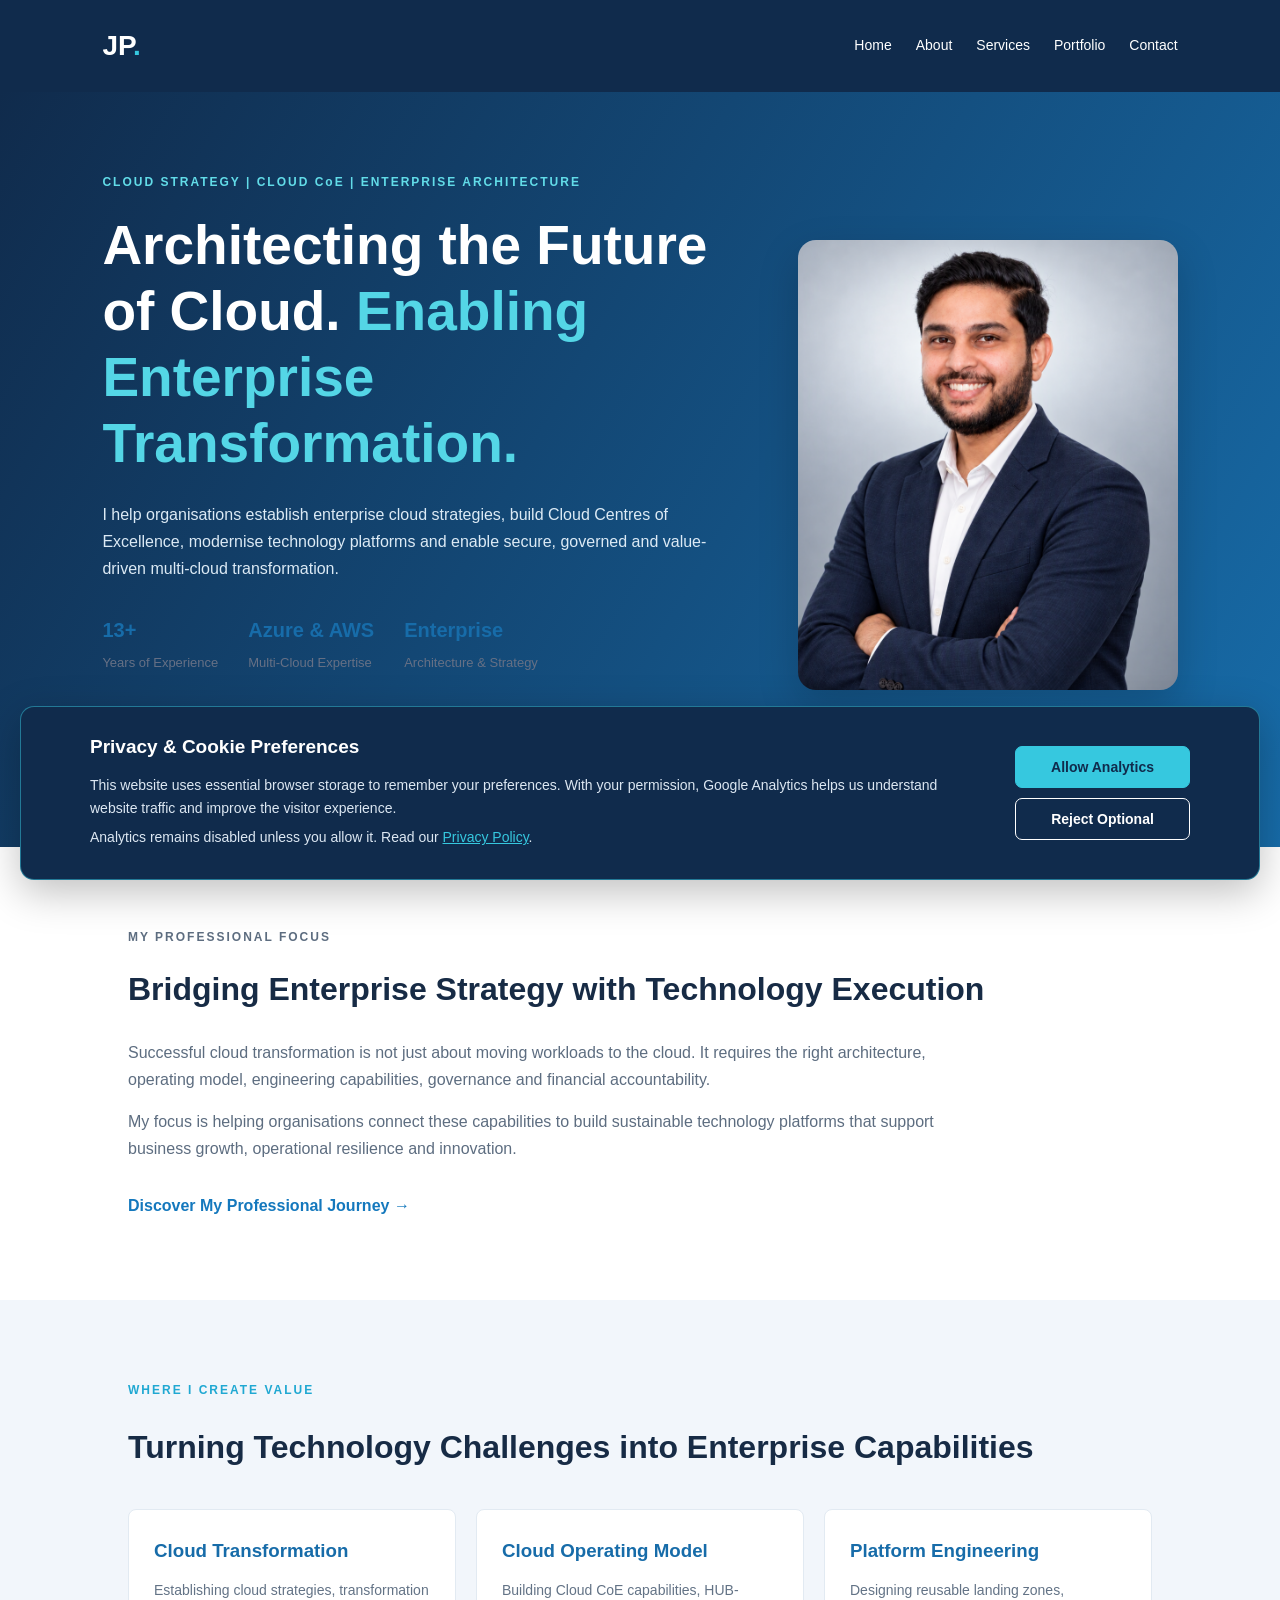
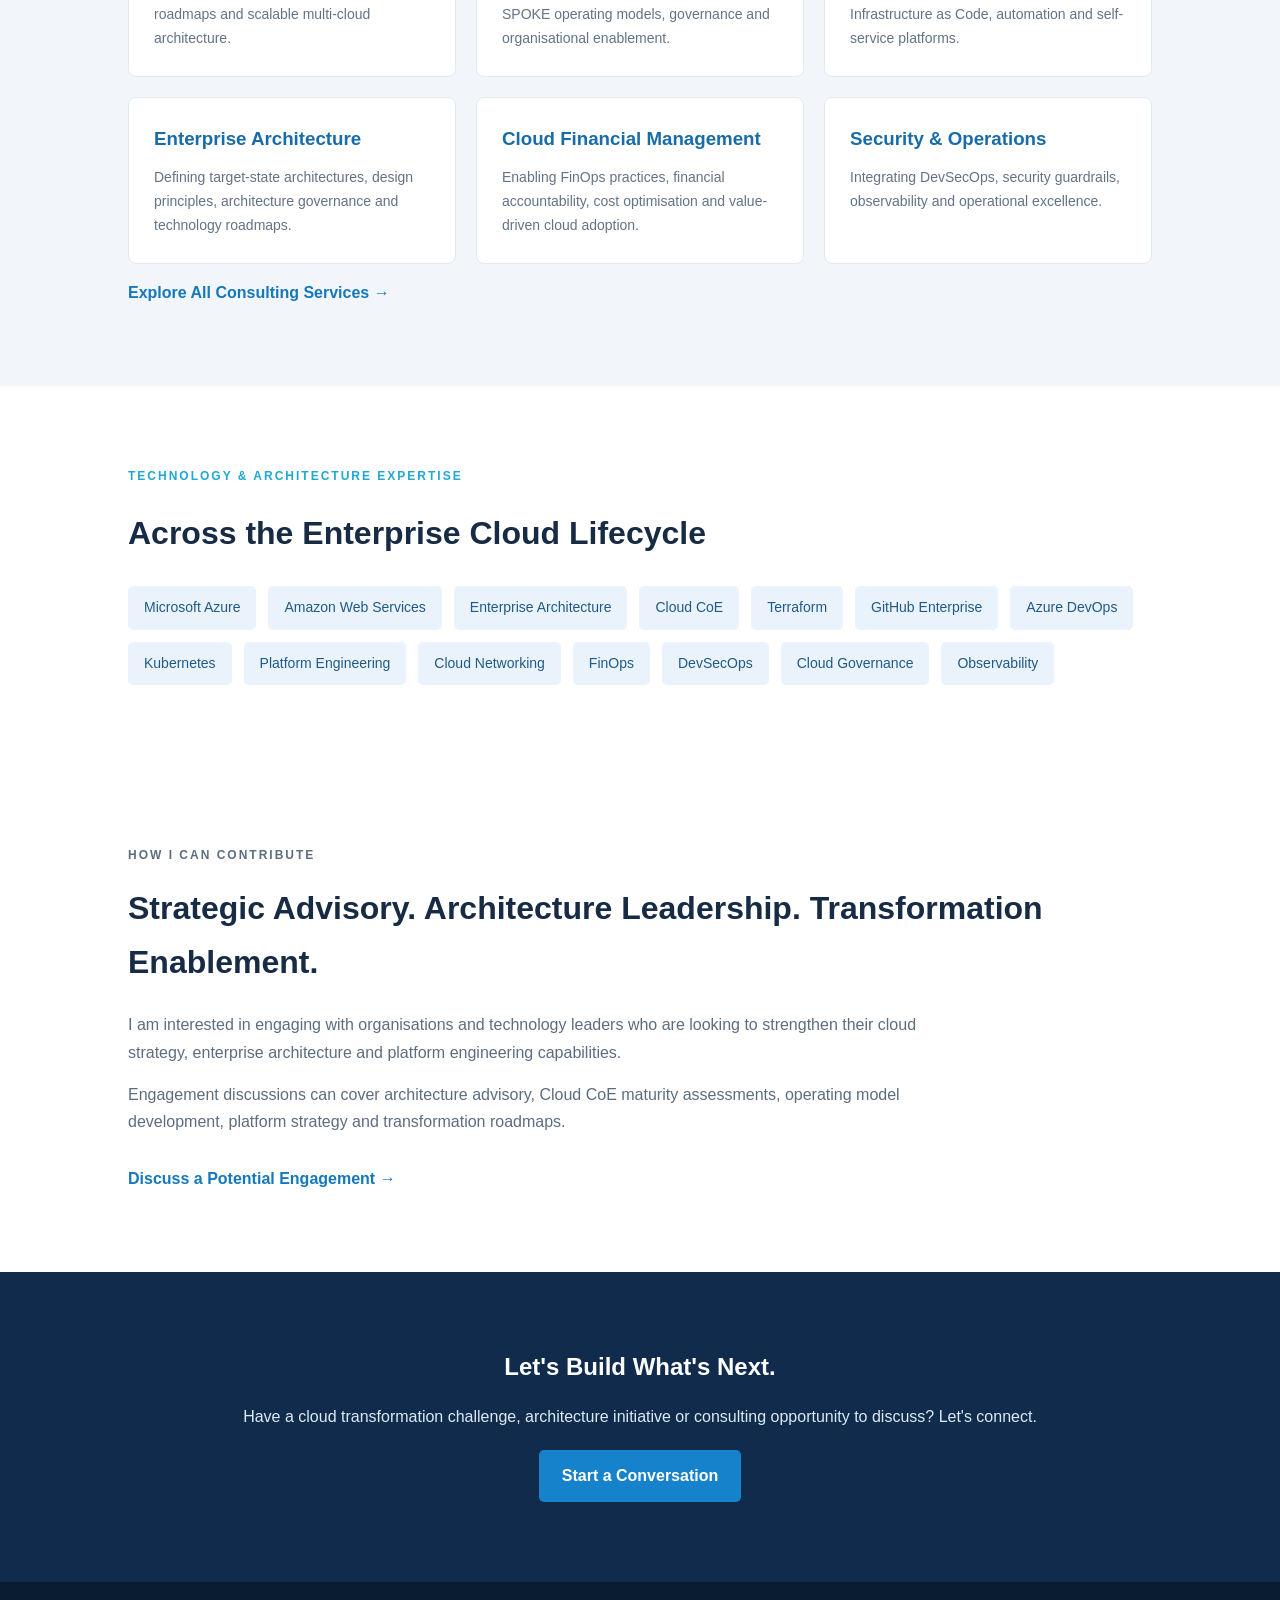
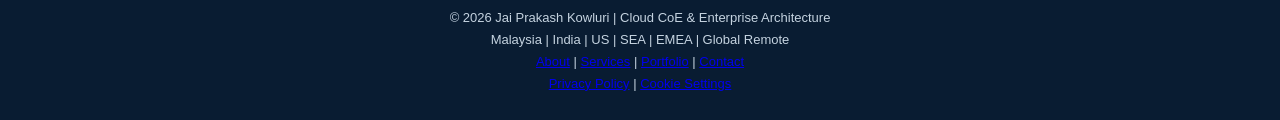
<file: index.html>
<!DOCTYPE html>
<html lang="en">
<head>
  <meta charset="UTF-8">
  <meta name="viewport" content="width=device-width, initial-scale=1.0">

  <title>Jai Prakash | Cloud CoE & Enterprise Architecture Consultant</title>

  <meta name="description" content="Jai Prakash Kowluri is a Cloud CoE and Enterprise Architecture professional with 13+ years of experience in cloud strategy, Azure, AWS, platform engineering, governance and enterprise transformation.">

  <meta name="author" content="Jai Prakash Kowluri">
  <meta name="robots" content="index, follow">
  <meta name="theme-color" content="#102B4C">

  <link rel="canonical" href="https://jai-prakash-kowluri.github.io/">

  <meta property="og:title" content="Jai Prakash Kowluri | Cloud CoE & Enterprise Architecture">
  <meta property="og:description" content="Architecting the Future of Cloud. Enabling Enterprise Transformation.">
  <meta property="og:type" content="website">
  <meta property="og:url" content="https://jai-prakash-kowluri.github.io/">

  <link rel="stylesheet" href="assets/css/style.css">
  <link rel="stylesheet" href="/assets/css/consent.css">
  <script src="/assets/js/consent.js" defer></script>
<!-- Social sharing metadata -->
<meta property="og:site_name" content="Jai Prakash Kowluri | Cloud CoE & Enterprise Architecture">
<meta property="og:image:alt" content="Jai Prakash Kowluri - Cloud CoE & Enterprise Architecture Consultant">
<meta name="twitter:card" content="summary">
<meta name="twitter:title" content="Jai Prakash Kowluri | Cloud CoE & Enterprise Architecture">
<meta name="twitter:description" content="Cloud CoE strategy, enterprise architecture, multi-cloud transformation and platform engineering.">

<link rel="icon" type="image/svg+xml" href="/assets/favicon.svg">
<meta name="theme-color" content="#102B4C">

</head>

<body>

<header>
  <a href="index.html" class="logo">JP<span>.</span></a>

  <nav aria-label="Main navigation">
    <a href="index.html">Home</a>
    <a href="about.html">About</a>
    <a href="services.html">Services</a>
    <a href="portfolio.html">Portfolio</a>
    <a href="contact.html">Contact</a>
  </nav>
</header>

<!-- HERO SECTION -->

<section class="hero hero-modern">

  <div class="hero-content">

    <p class="eyebrow">
      CLOUD STRATEGY | CLOUD CoE | ENTERPRISE ARCHITECTURE
    </p>

    <h1>
      Architecting the Future of Cloud.
      <span>Enabling Enterprise Transformation.</span>
    </h1>

    <p>
      I help organisations establish enterprise cloud strategies,
      build Cloud Centres of Excellence, modernise technology
      platforms and enable secure, governed and value-driven
      multi-cloud transformation.
    </p>

    <div class="hero-highlights">
      <div>
        <strong>13+</strong>
        <span>Years of Experience</span>
      </div>

      <div>
        <strong>Azure & AWS</strong>
        <span>Multi-Cloud Expertise</span>
      </div>

      <div>
        <strong>Enterprise</strong>
        <span>Architecture & Strategy</span>
      </div>
    </div>

    <div class="hero-actions">
      <a href="services.html" class="button">
        Explore Consulting Services
      </a>

      <a href="contact.html" class="button secondary">
        Let's Connect
      </a>
    </div>

  </div>

  <div class="hero-image">
    <img
      src="assets/images/profile.png"
      alt="Professional portrait of Jai Prakash Kowluri"
      loading="eager"
    >
  </div>

</section>


<!-- VALUE PROPOSITION -->

<section class="intro">

  <p class="eyebrow">MY PROFESSIONAL FOCUS</p>

  <h2>
    Bridging Enterprise Strategy with Technology Execution
  </h2>

  <p>
    Successful cloud transformation is not just about moving
    workloads to the cloud. It requires the right architecture,
    operating model, engineering capabilities, governance
    and financial accountability.
  </p>

  <p>
    My focus is helping organisations connect these capabilities
    to build sustainable technology platforms that support
    business growth, operational resilience and innovation.
  </p>

  <a href="about.html" class="text-link">
    Discover My Professional Journey →
  </a>

</section>


<!-- BUSINESS CHALLENGES -->

<section class="services">

  <p class="eyebrow">WHERE I CREATE VALUE</p>

  <h2>Turning Technology Challenges into Enterprise Capabilities</h2>

  <div class="cards">

    <article>
      <h3>Cloud Transformation</h3>
      <p>
        Establishing cloud strategies, transformation roadmaps
        and scalable multi-cloud architecture.
      </p>
    </article>

    <article>
      <h3>Cloud Operating Model</h3>
      <p>
        Building Cloud CoE capabilities, HUB-SPOKE operating
        models, governance and organisational enablement.
      </p>
    </article>

    <article>
      <h3>Platform Engineering</h3>
      <p>
        Designing reusable landing zones, Infrastructure as Code,
        automation and self-service platforms.
      </p>
    </article>

    <article>
      <h3>Enterprise Architecture</h3>
      <p>
        Defining target-state architectures, design principles,
        architecture governance and technology roadmaps.
      </p>
    </article>

    <article>
      <h3>Cloud Financial Management</h3>
      <p>
        Enabling FinOps practices, financial accountability,
        cost optimisation and value-driven cloud adoption.
      </p>
    </article>

    <article>
      <h3>Security & Operations</h3>
      <p>
        Integrating DevSecOps, security guardrails, observability
        and operational excellence.
      </p>
    </article>

  </div>

  <p>
    <a href="services.html" class="text-link">
      Explore All Consulting Services →
    </a>
  </p>

</section>


<!-- EXPERTISE -->

<section class="expertise">

  <p class="eyebrow">TECHNOLOGY & ARCHITECTURE EXPERTISE</p>

  <h2>Across the Enterprise Cloud Lifecycle</h2>

  <div class="tags">

    <span>Microsoft Azure</span>
    <span>Amazon Web Services</span>
    <span>Enterprise Architecture</span>
    <span>Cloud CoE</span>
    <span>Terraform</span>
    <span>GitHub Enterprise</span>
    <span>Azure DevOps</span>
    <span>Kubernetes</span>
    <span>Platform Engineering</span>
    <span>Cloud Networking</span>
    <span>FinOps</span>
    <span>DevSecOps</span>
    <span>Cloud Governance</span>
    <span>Observability</span>

  </div>

</section>


<!-- ENGAGEMENT MODEL -->

<section class="intro">

  <p class="eyebrow">HOW I CAN CONTRIBUTE</p>

  <h2>Strategic Advisory. Architecture Leadership. Transformation Enablement.</h2>

  <p>
    I am interested in engaging with organisations and technology
    leaders who are looking to strengthen their cloud strategy,
    enterprise architecture and platform engineering capabilities.
  </p>

  <p>
    Engagement discussions can cover architecture advisory,
    Cloud CoE maturity assessments, operating model development,
    platform strategy and transformation roadmaps.
  </p>

  <a href="contact.html" class="text-link">
    Discuss a Potential Engagement →
  </a>

</section>


<!-- CONTACT CTA -->

<section class="contact-banner">

  <h2>Let's Build What's Next.</h2>

  <p>
    Have a cloud transformation challenge, architecture initiative
    or consulting opportunity to discuss?
    Let's connect.
  </p>

  <a href="contact.html" class="button">
    Start a Conversation
  </a>

</section>


<!-- FOOTER -->

<footer>

  <p>
    © 2026 Jai Prakash Kowluri | Cloud CoE & Enterprise Architecture
  </p>

  <p>
    Malaysia | India | US | SEA | EMEA | Global Remote
  </p>

  <p>
    <a href="about.html">About</a> |
    <a href="services.html">Services</a> |
    <a href="portfolio.html">Portfolio</a> |
    <a href="contact.html">Contact</a>
  </p>

  <p>
    <a href="privacy.html">Privacy Policy</a> |
    <a href="#jp-cookie-settings" id="jp-cookie-settings">
      Cookie Settings
    </a>
  </p>

</footer>
</file>
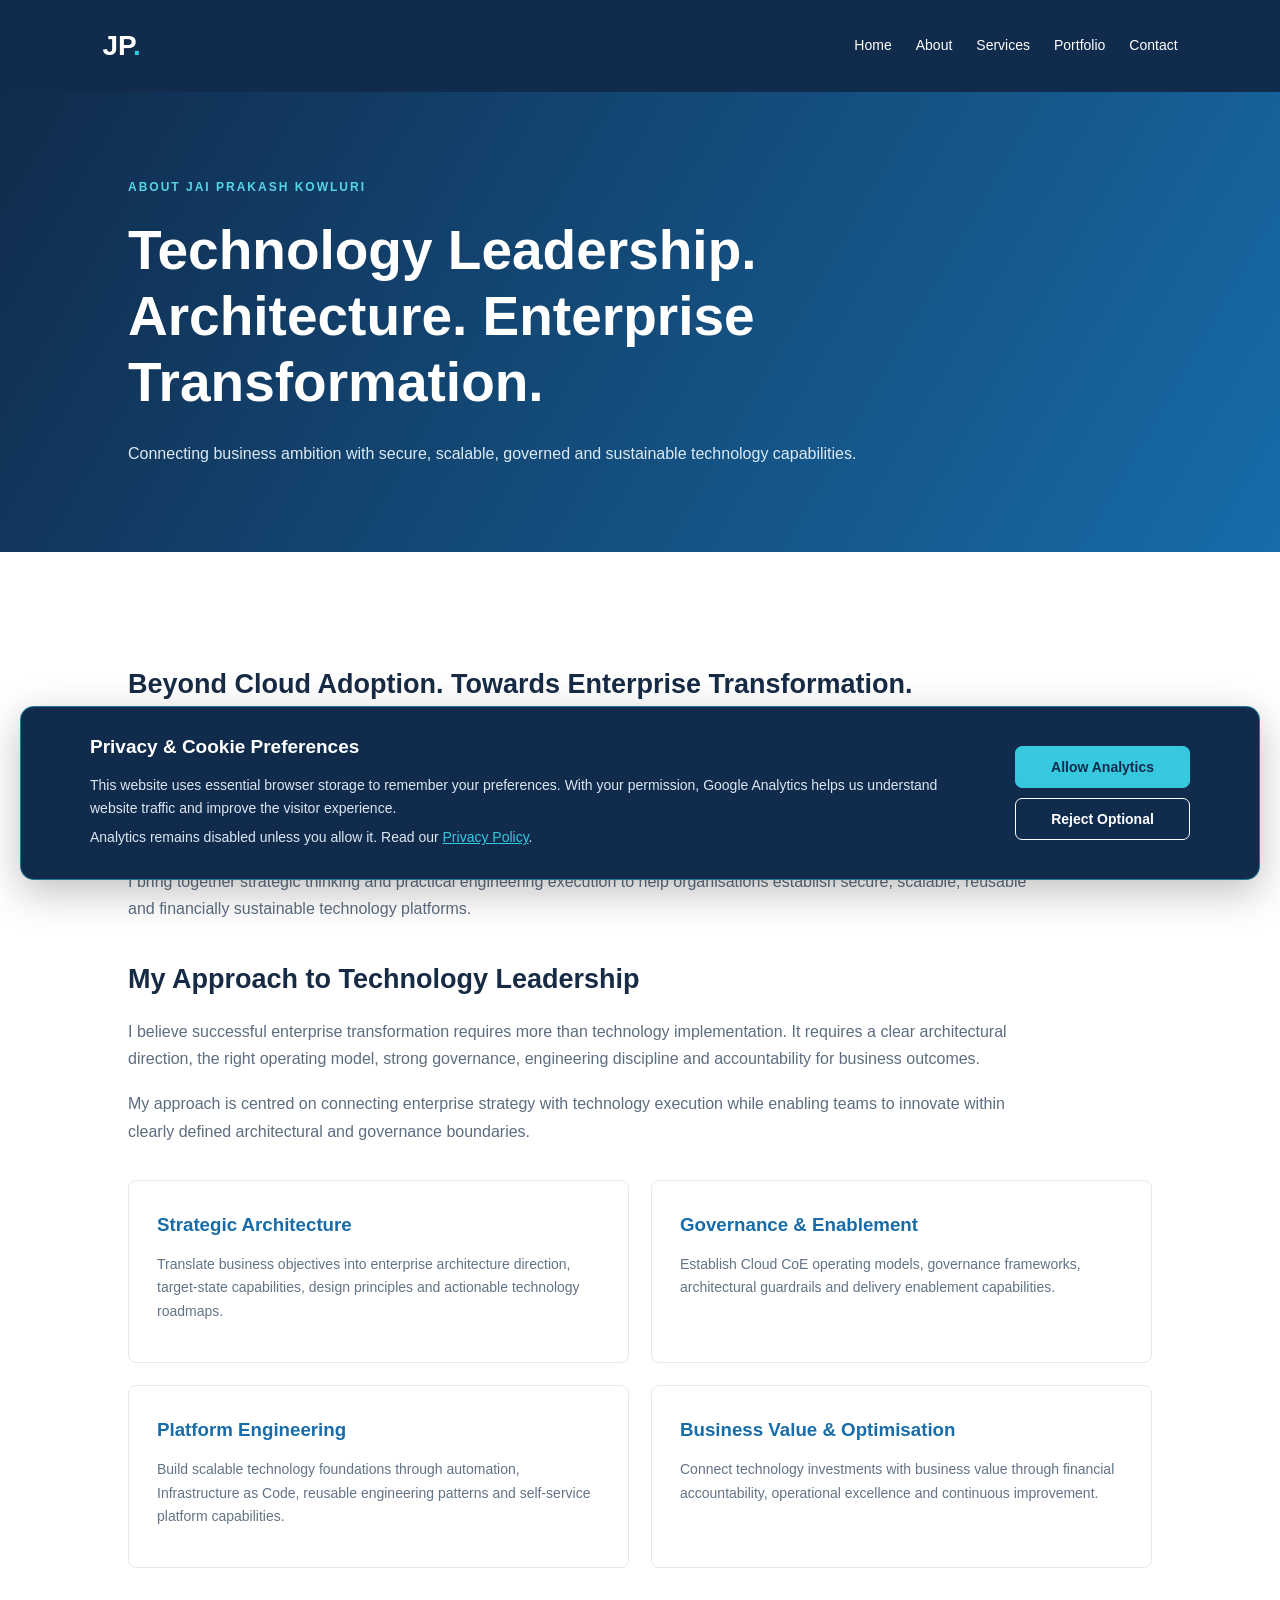
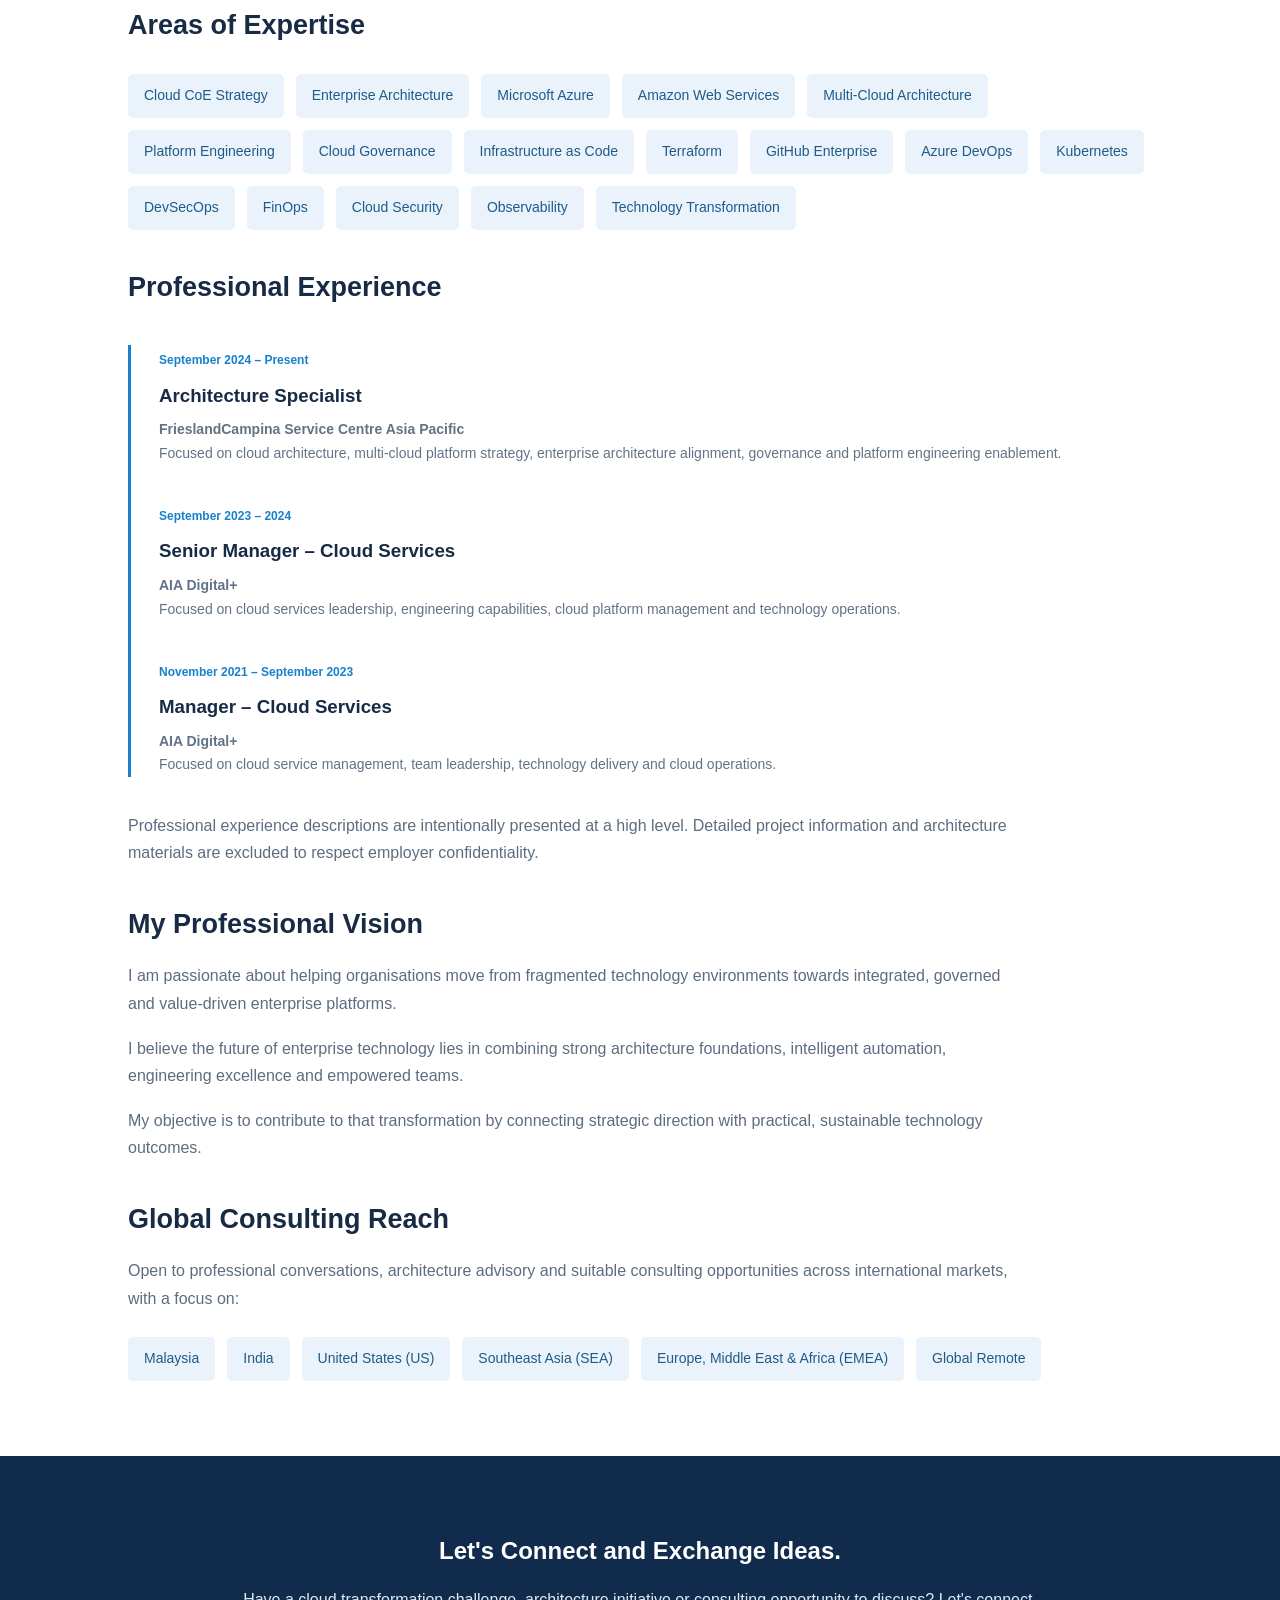
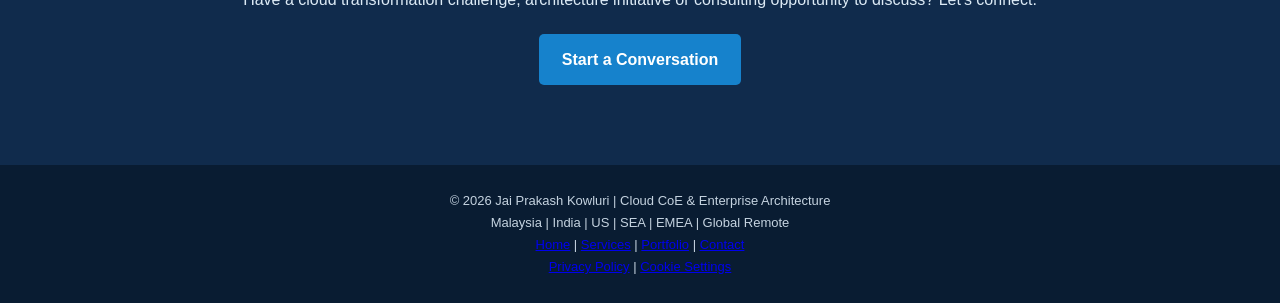
<file: about.html>
<!DOCTYPE html>
<html lang="en">
<head>
  <meta charset="UTF-8">
  <meta name="viewport" content="width=device-width, initial-scale=1.0">

  <title>About Jai Prakash Kowluri | Cloud CoE & Enterprise Architecture</title>

  <meta name="description" content="Jai Prakash Kowluri - Cloud CoE and Enterprise Architecture professional serving organisations across Malaysia, India, US, SEA and EMEA. Expertise in cloud strategy, Azure, AWS, platform engineering and enterprise transformation.">

  <meta name="author" content="Jai Prakash Kowluri">
  <meta name="robots" content="index, follow">

  <meta property="og:title" content="About Jai Prakash Kowluri | Cloud CoE & Enterprise Architecture">
  <meta property="og:description" content="Technology Leadership. Architecture. Enterprise Transformation.">
  <meta property="og:type" content="website">
  <meta property="og:url" content="https://jai-prakash-kowluri.github.io/about.html">

  <link rel="canonical" href="https://jai-prakash-kowluri.github.io/about.html">
  <link rel="stylesheet" href="assets/css/style.css">
  <link rel="stylesheet" href="/assets/css/consent.css">
  <script src="/assets/js/consent.js" defer></script>
  
<!-- Social sharing metadata -->
<meta property="og:site_name" content="Jai Prakash Kowluri | Cloud CoE & Enterprise Architecture">
<meta property="og:image:alt" content="Jai Prakash Kowluri - Cloud CoE & Enterprise Architecture Consultant">
<meta name="twitter:card" content="summary">
<meta name="twitter:title" content="Jai Prakash Kowluri | Cloud CoE & Enterprise Architecture">
<meta name="twitter:description" content="Cloud CoE strategy, enterprise architecture, multi-cloud transformation and platform engineering.">

<link rel="icon" type="image/svg+xml" href="/assets/favicon.svg">
<meta name="theme-color" content="#102B4C">

</head>

<body>

<header>
  <a href="index.html" class="logo">JP<span>.</span></a>

  <nav aria-label="Main navigation">
    <a href="index.html">Home</a>
    <a href="about.html">About</a>
    <a href="services.html">Services</a>
    <a href="portfolio.html">Portfolio</a>
    <a href="contact.html">Contact</a>
  </nav>
</header>


<!-- ABOUT HERO -->

<section class="page-hero">

  <p class="eyebrow">ABOUT JAI PRAKASH KOWLURI</p>

  <h1>
    Technology Leadership.
    Architecture.
    Enterprise Transformation.
  </h1>

  <p>
    Connecting business ambition with secure, scalable,
    governed and sustainable technology capabilities.
  </p>

</section>


<!-- PROFESSIONAL PROFILE -->

<section class="page-content">

  <h2>Beyond Cloud Adoption. Towards Enterprise Transformation.</h2>

  <p>
    I am Jai Prakash Kowluri, a Cloud and Enterprise Architecture
    professional with 13+ years of experience across cloud services,
    infrastructure, architecture, engineering and technology transformation.
  </p>

  <p>
    My professional focus is on helping organisations evolve their
    technology capabilities through enterprise cloud strategy,
    Cloud Centre of Excellence (Cloud CoE) operating models,
    multi-cloud architecture, platform engineering and governance.
  </p>

  <p>
    I bring together strategic thinking and practical engineering
    execution to help organisations establish secure, scalable,
    reusable and financially sustainable technology platforms.
  </p>


  <!-- PROFESSIONAL PHILOSOPHY -->

  <h2>My Approach to Technology Leadership</h2>

  <p>
    I believe successful enterprise transformation requires more
    than technology implementation. It requires a clear architectural
    direction, the right operating model, strong governance,
    engineering discipline and accountability for business outcomes.
  </p>

  <p>
    My approach is centred on connecting enterprise strategy
    with technology execution while enabling teams to innovate
    within clearly defined architectural and governance boundaries.
  </p>

  <div class="info-grid">

    <article>
      <h3>Strategic Architecture</h3>
      <p>
        Translate business objectives into enterprise architecture
        direction, target-state capabilities, design principles
        and actionable technology roadmaps.
      </p>
    </article>

    <article>
      <h3>Governance & Enablement</h3>
      <p>
        Establish Cloud CoE operating models, governance frameworks,
        architectural guardrails and delivery enablement capabilities.
      </p>
    </article>

    <article>
      <h3>Platform Engineering</h3>
      <p>
        Build scalable technology foundations through automation,
        Infrastructure as Code, reusable engineering patterns
        and self-service platform capabilities.
      </p>
    </article>

    <article>
      <h3>Business Value & Optimisation</h3>
      <p>
        Connect technology investments with business value through
        financial accountability, operational excellence
        and continuous improvement.
      </p>
    </article>

  </div>


  <!-- CORE EXPERTISE -->

  <h2>Areas of Expertise</h2>

  <div class="tags">

    <span>Cloud CoE Strategy</span>
    <span>Enterprise Architecture</span>
    <span>Microsoft Azure</span>
    <span>Amazon Web Services</span>
    <span>Multi-Cloud Architecture</span>
    <span>Platform Engineering</span>
    <span>Cloud Governance</span>
    <span>Infrastructure as Code</span>
    <span>Terraform</span>
    <span>GitHub Enterprise</span>
    <span>Azure DevOps</span>
    <span>Kubernetes</span>
    <span>DevSecOps</span>
    <span>FinOps</span>
    <span>Cloud Security</span>
    <span>Observability</span>
    <span>Technology Transformation</span>

  </div>


  <!-- CAREER JOURNEY -->

  <h2>Professional Experience</h2>

  <div class="timeline">

    <article>

      <span>September 2024 – Present</span>

      <h3>Architecture Specialist</h3>

      <p><strong>FrieslandCampina Service Centre Asia Pacific</strong></p>

      <p>
        Focused on cloud architecture, multi-cloud platform strategy,
        enterprise architecture alignment, governance and platform
        engineering enablement.
      </p>

    </article>


    <article>

      <span>September 2023 – 2024</span>

      <h3>Senior Manager – Cloud Services</h3>

      <p><strong>AIA Digital+</strong></p>

      <p>
        Focused on cloud services leadership, engineering capabilities,
        cloud platform management and technology operations.
      </p>

    </article>


    <article>

      <span>November 2021 – September 2023</span>

      <h3>Manager – Cloud Services</h3>

      <p><strong>AIA Digital+</strong></p>

      <p>
        Focused on cloud service management, team leadership,
        technology delivery and cloud operations.
      </p>

    </article>

  </div>

  <p class="note">
    Professional experience descriptions are intentionally presented
    at a high level. Detailed project information and architecture
    materials are excluded to respect employer confidentiality.
  </p>


  <!-- PROFESSIONAL VISION -->

  <h2>My Professional Vision</h2>

  <p>
    I am passionate about helping organisations move from
    fragmented technology environments towards integrated,
    governed and value-driven enterprise platforms.
  </p>

  <p>
    I believe the future of enterprise technology lies in combining
    strong architecture foundations, intelligent automation,
    engineering excellence and empowered teams.
  </p>

  <p>
    My objective is to contribute to that transformation by
    connecting strategic direction with practical, sustainable
    technology outcomes.
  </p>


  <!-- GLOBAL CONSULTING REACH -->

  <h2>Global Consulting Reach</h2>

  <p>
    Open to professional conversations, architecture advisory
    and suitable consulting opportunities across international
    markets, with a focus on:
  </p>

  <div class="tags">
    <span>Malaysia</span>
    <span>India</span>
    <span>United States (US)</span>
    <span>Southeast Asia (SEA)</span>
    <span>Europe, Middle East & Africa (EMEA)</span>
    <span>Global Remote</span>
  </div>

</section>


<!-- CONTACT CTA -->

<section class="contact-banner">

  <h2>Let's Connect and Exchange Ideas.</h2>

  <p>
    Have a cloud transformation challenge, architecture initiative
    or consulting opportunity to discuss?
    Let's connect.
  </p>

  <a href="contact.html" class="button">
    Start a Conversation
  </a>

</section>


<!-- FOOTER -->

<footer>

  <p>
    © 2026 Jai Prakash Kowluri | Cloud CoE & Enterprise Architecture
  </p>

  <p>
    Malaysia | India | US | SEA | EMEA | Global Remote
  </p>

  <p>
    <a href="index.html">Home</a> |
    <a href="services.html">Services</a> |
    <a href="portfolio.html">Portfolio</a> |
    <a href="contact.html">Contact</a>
  </p>

  <p>
    <a href="privacy.html">Privacy Policy</a> |
    <a href="#jp-cookie-settings" id="jp-cookie-settings">
      Cookie Settings
    </a>
  </p>

</footer>
</body>
</html>
</file>
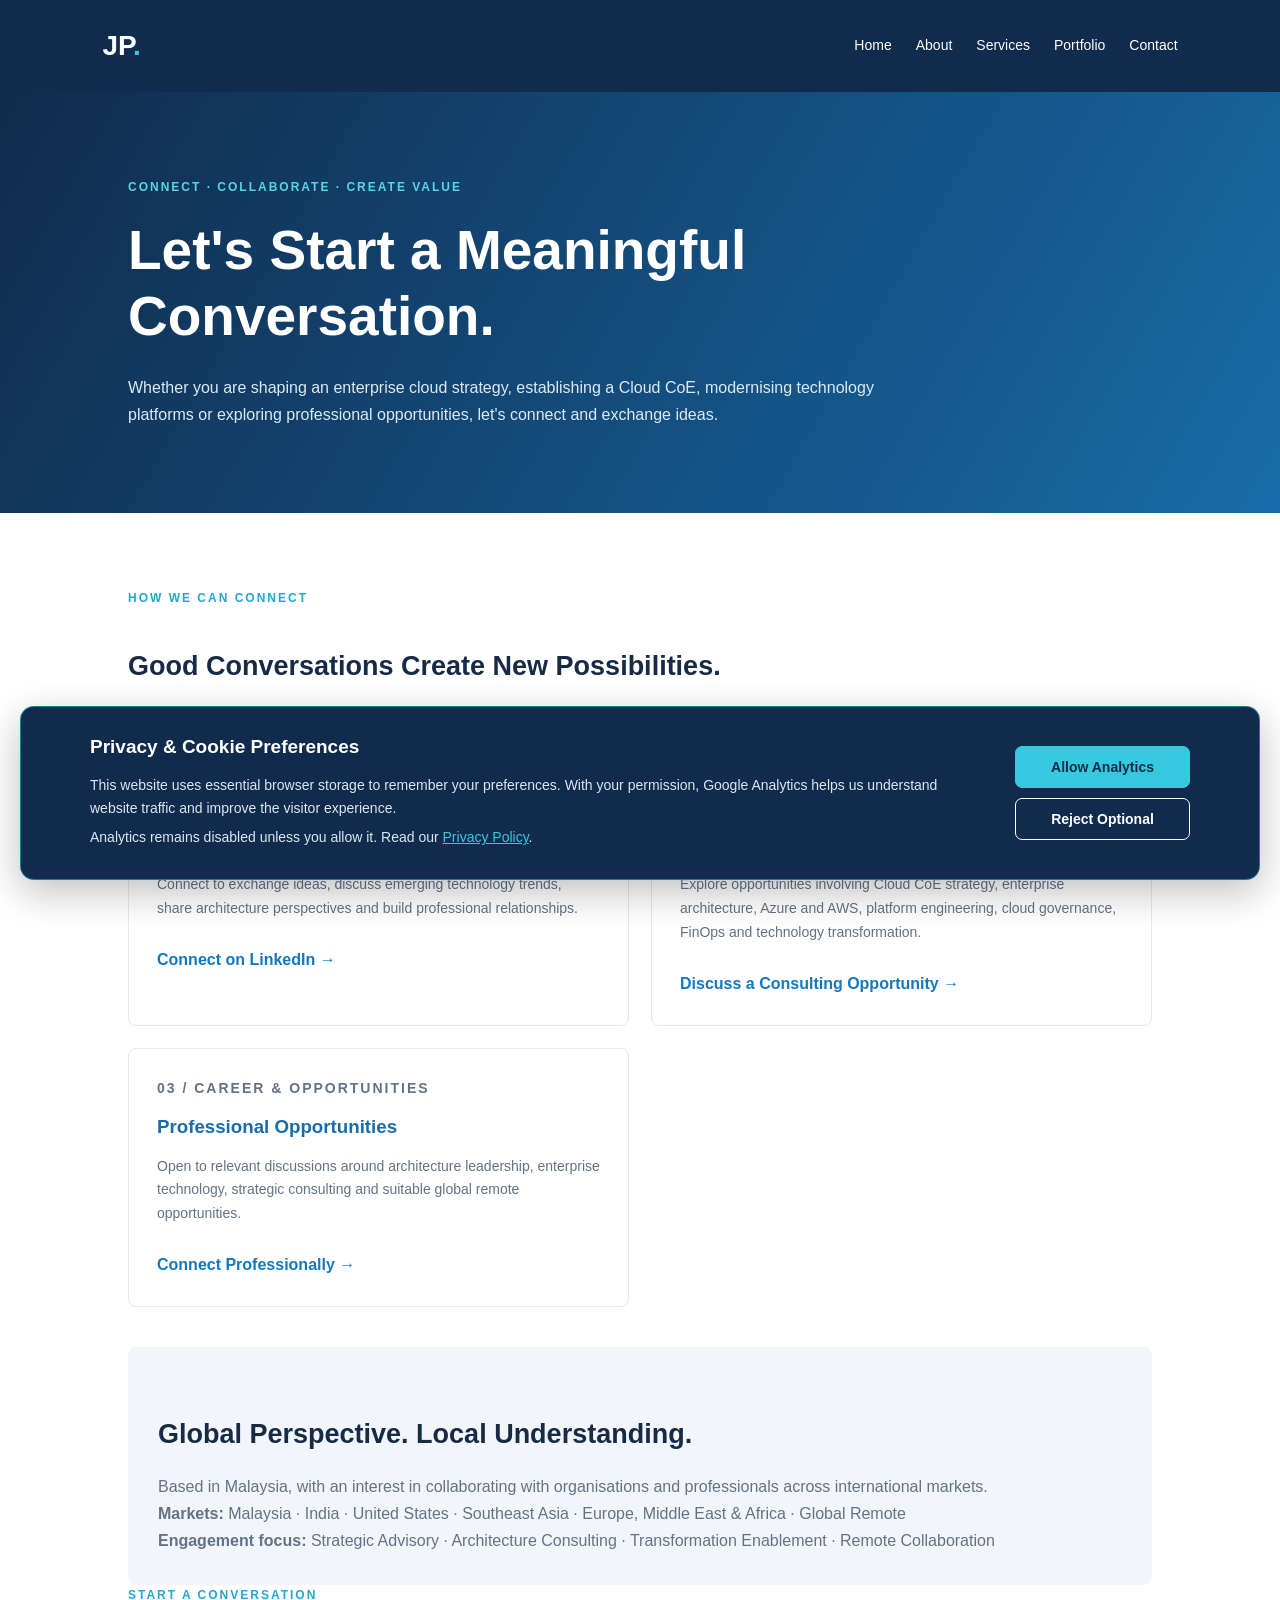
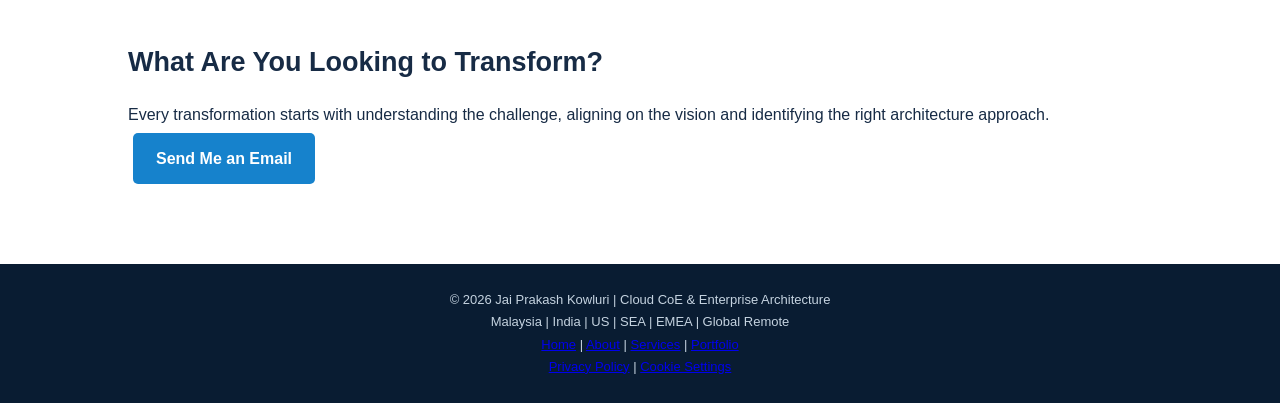
<file: contact.html>
<!DOCTYPE html>
<html lang="en">
<head>
  <meta charset="UTF-8">
  <meta name="viewport" content="width=device-width, initial-scale=1.0">

  <title>Contact | Jai Prakash Kowluri – Cloud CoE & Enterprise Architecture</title>

  <meta name="description" content="Connect with Jai Prakash Kowluri for Cloud CoE strategy, enterprise architecture, multi-cloud transformation, platform engineering and professional opportunities.">

  <meta name="author" content="Jai Prakash Kowluri">
  <link rel="canonical" href="https://jai-prakash-kowluri.github.io/contact.html">

  <meta property="og:title" content="Contact Jai Prakash Kowluri">
  <meta property="og:description" content="Let's discuss enterprise architecture, cloud transformation and consulting opportunities.">
  <meta property="og:type" content="website">
  <meta property="og:url" content="https://jai-prakash-kowluri.github.io/contact.html">

  <link rel="stylesheet" href="assets/css/style.css">
  <link rel="stylesheet" href="/assets/css/consent.css">
  <script src="/assets/js/consent.js" defer></script>
  
<!-- Social sharing metadata -->
<meta property="og:site_name" content="Jai Prakash Kowluri | Cloud CoE & Enterprise Architecture">
<meta property="og:image:alt" content="Jai Prakash Kowluri - Cloud CoE & Enterprise Architecture Consultant">
<meta name="twitter:card" content="summary">
<meta name="twitter:title" content="Jai Prakash Kowluri | Cloud CoE & Enterprise Architecture">
<meta name="twitter:description" content="Cloud CoE strategy, enterprise architecture, multi-cloud transformation and platform engineering.">

<link rel="icon" type="image/svg+xml" href="/assets/favicon.svg">
<meta name="theme-color" content="#102B4C">

</head>

<body>

<header>
  <a href="index.html" class="logo">JP<span>.</span></a>

  <nav>
    <a href="index.html">Home</a>
    <a href="about.html">About</a>
    <a href="services.html">Services</a>
    <a href="portfolio.html">Portfolio</a>
    <a href="contact.html">Contact</a>
  </nav>
</header>

<section class="page-hero">
  <p class="eyebrow">CONNECT · COLLABORATE · CREATE VALUE</p>

  <h1>Let's Start a Meaningful Conversation.</h1>

  <p>
    Whether you are shaping an enterprise cloud strategy, establishing a
    Cloud CoE, modernising technology platforms or exploring professional
    opportunities, let's connect and exchange ideas.
  </p>
</section>

<section class="page-content">

  <div class="section-heading">
    <p class="eyebrow">HOW WE CAN CONNECT</p>
    <h2>Good Conversations Create New Possibilities.</h2>

    <p>
      I welcome conversations with business and technology leaders,
      organisations, consulting partners and professionals.
    </p>
  </div>

  <div class="info-grid">

    <article>
      <p class="eyebrow">01 / PROFESSIONAL NETWORK</p>

      <h3>Professional Networking</h3>

      <p>
        Connect to exchange ideas, discuss emerging technology trends,
        share architecture perspectives and build professional relationships.
      </p>

      <a
        class="text-link"
        href="https://www.linkedin.com/in/jai-prakash-kowluri/"
        target="_blank"
        rel="noopener noreferrer">
        Connect on LinkedIn →
      </a>
    </article>

    <article>
      <p class="eyebrow">02 / CONSULTING & ADVISORY</p>

      <h3>Consulting & Collaboration</h3>

      <p>
        Explore opportunities involving Cloud CoE strategy, enterprise
        architecture, Azure and AWS, platform engineering, cloud governance,
        FinOps and technology transformation.
      </p>

      <a
        class="text-link"
        href="mailto:jaiprakashkowluri@outlook.com?subject=Consulting%20and%20Collaboration%20Enquiry">
        Discuss a Consulting Opportunity →
      </a>
    </article>

    <article>
      <p class="eyebrow">03 / CAREER & OPPORTUNITIES</p>

      <h3>Professional Opportunities</h3>

      <p>
        Open to relevant discussions around architecture leadership,
        enterprise technology, strategic consulting and suitable
        global remote opportunities.
      </p>

      <a
        class="text-link"
        href="https://www.linkedin.com/in/jai-prakash-kowluri/"
        target="_blank"
        rel="noopener noreferrer">
        Connect Professionally →
      </a>
    </article>

  </div>

  <div class="contact-note">
    <h2>Global Perspective. Local Understanding.</h2>

    <p>
      Based in Malaysia, with an interest in collaborating with
      organisations and professionals across international markets.
    </p>

    <p>
      <strong>Markets:</strong>
      Malaysia · India · United States · Southeast Asia ·
      Europe, Middle East & Africa · Global Remote
    </p>

    <p>
      <strong>Engagement focus:</strong>
      Strategic Advisory · Architecture Consulting ·
      Transformation Enablement · Remote Collaboration
    </p>
  </div>

  <div class="section-heading">
    <p class="eyebrow">START A CONVERSATION</p>

    <h2>What Are You Looking to Transform?</h2>

    <p>
      Every transformation starts with understanding the challenge,
      aligning on the vision and identifying the right architecture approach.
    </p>

    <a
      href="mailto:jaiprakashkowluri@outlook.com?subject=Professional%20Enquiry"
      class="button">
      Send Me an Email
    </a>
  </div>

</section>

<footer>

  <p>
    © 2026 Jai Prakash Kowluri | Cloud CoE & Enterprise Architecture
  </p>

  <p>
    Malaysia | India | US | SEA | EMEA | Global Remote
  </p>

  <p>
    <a href="index.html">Home</a> |
    <a href="about.html">About</a> |
    <a href="services.html">Services</a> |
    <a href="portfolio.html">Portfolio</a>
  </p>

  <p>
    <a href="privacy.html">Privacy Policy</a> |
    <a href="#jp-cookie-settings" id="jp-cookie-settings">
      Cookie Settings
    </a>
  </p>

</footer>

</body>
</html>
</file>
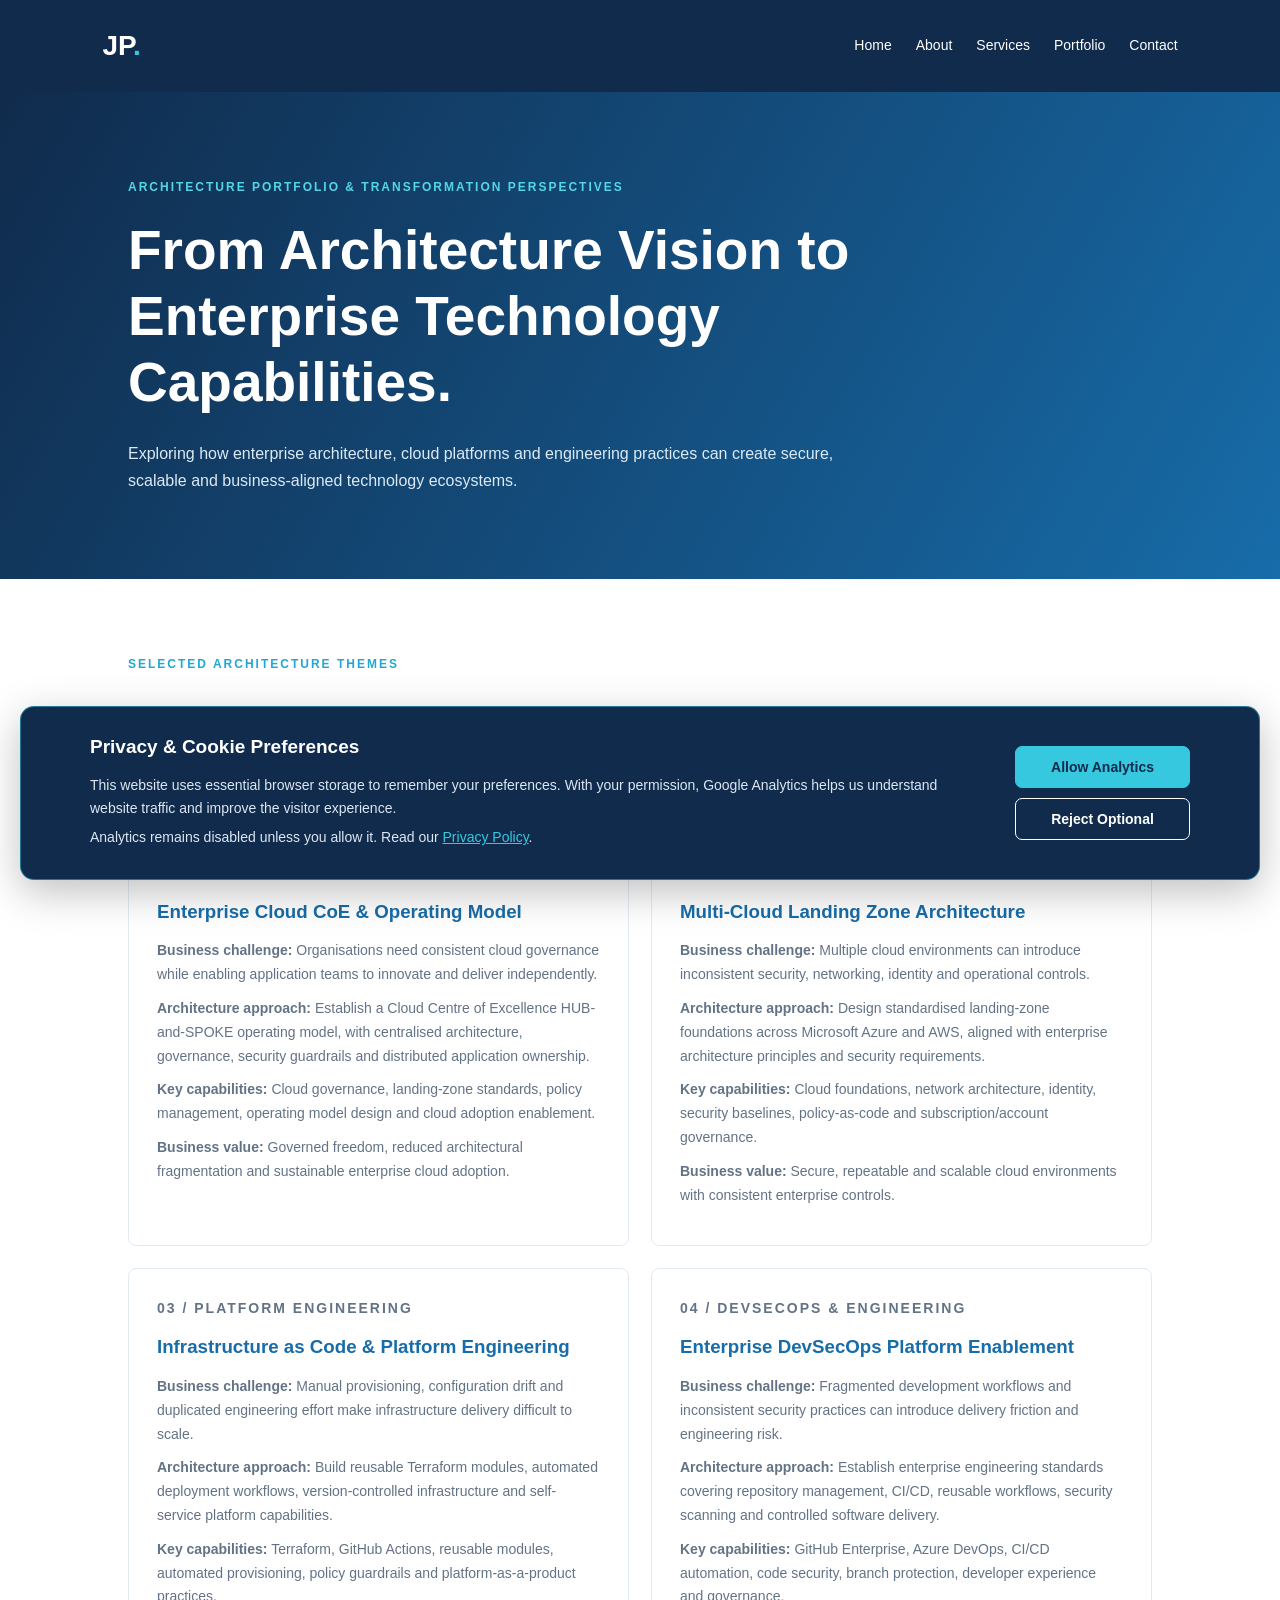
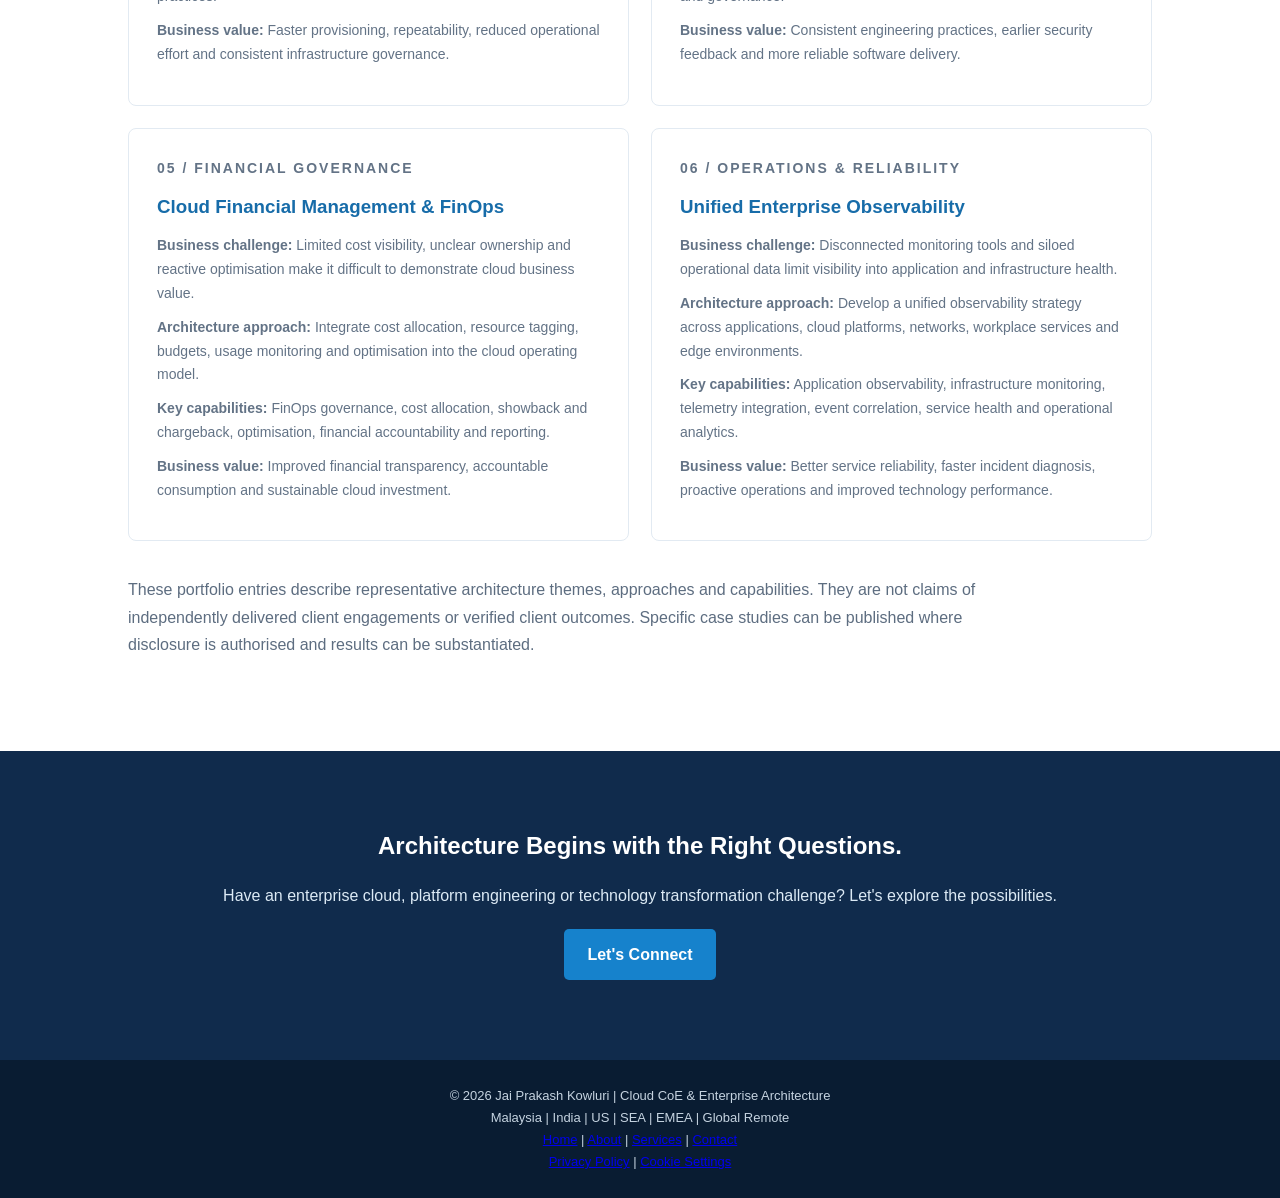
<file: portfolio.html>
<!DOCTYPE html>
<html lang="en">
<head>
  <meta charset="UTF-8">
  <meta name="viewport" content="width=device-width, initial-scale=1.0">

  <title>Architecture Portfolio | Jai Prakash Kowluri</title>

  <meta name="description" content="Explore Jai Prakash Kowluri's architecture perspectives across Cloud CoE, enterprise architecture, multi-cloud platforms, DevSecOps, FinOps and observability.">

  <meta name="author" content="Jai Prakash Kowluri">
  <link rel="canonical" href="https://jai-prakash-kowluri.github.io/portfolio.html">

  <meta property="og:title" content="Architecture Portfolio | Jai Prakash Kowluri">
  <meta property="og:description" content="Architecture perspectives and transformation capabilities across cloud, platform engineering and enterprise technology.">
  <meta property="og:type" content="website">
  <meta property="og:url" content="https://jai-prakash-kowluri.github.io/portfolio.html">

  <link rel="stylesheet" href="assets/css/style.css">
  <link rel="stylesheet" href="/assets/css/consent.css">
  <script src="/assets/js/consent.js" defer></script>
  
<!-- Social sharing metadata -->
<meta property="og:site_name" content="Jai Prakash Kowluri | Cloud CoE & Enterprise Architecture">
<meta property="og:image:alt" content="Jai Prakash Kowluri - Cloud CoE & Enterprise Architecture Consultant">
<meta name="twitter:card" content="summary">
<meta name="twitter:title" content="Jai Prakash Kowluri | Cloud CoE & Enterprise Architecture">
<meta name="twitter:description" content="Cloud CoE strategy, enterprise architecture, multi-cloud transformation and platform engineering.">

<link rel="icon" type="image/svg+xml" href="/assets/favicon.svg">
<meta name="theme-color" content="#102B4C">

</head>

<body>

<header>
  <a href="index.html" class="logo">JP<span>.</span></a>

  <nav>
    <a href="index.html">Home</a>
    <a href="about.html">About</a>
    <a href="services.html">Services</a>
    <a href="portfolio.html">Portfolio</a>
    <a href="contact.html">Contact</a>
  </nav>
</header>

<section class="page-hero">
  <p class="eyebrow">ARCHITECTURE PORTFOLIO & TRANSFORMATION PERSPECTIVES</p>

  <h1>From Architecture Vision to Enterprise Technology Capabilities.</h1>

  <p>
    Exploring how enterprise architecture, cloud platforms and engineering
    practices can create secure, scalable and business-aligned technology
    ecosystems.
  </p>
</section>

<section class="page-content">

  <div class="section-heading">
    <p class="eyebrow">SELECTED ARCHITECTURE THEMES</p>
    <h2>Architecture. Engineering. Transformation.</h2>
    <p>
      Six focus areas demonstrating my approach to solving enterprise
      technology challenges through architecture and engineering.
    </p>
  </div>

  <div class="info-grid">

    <article>
      <p class="eyebrow">01 / STRATEGY & GOVERNANCE</p>
      <h3>Enterprise Cloud CoE & Operating Model</h3>

      <p>
        <strong>Business challenge:</strong>
        Organisations need consistent cloud governance while enabling
        application teams to innovate and deliver independently.
      </p>

      <p>
        <strong>Architecture approach:</strong>
        Establish a Cloud Centre of Excellence HUB-and-SPOKE operating model,
        with centralised architecture, governance, security guardrails and
        distributed application ownership.
      </p>

      <p>
        <strong>Key capabilities:</strong>
        Cloud governance, landing-zone standards, policy management,
        operating model design and cloud adoption enablement.
      </p>

      <p>
        <strong>Business value:</strong>
        Governed freedom, reduced architectural fragmentation and
        sustainable enterprise cloud adoption.
      </p>
    </article>

    <article>
      <p class="eyebrow">02 / ENTERPRISE ARCHITECTURE</p>
      <h3>Multi-Cloud Landing Zone Architecture</h3>

      <p>
        <strong>Business challenge:</strong>
        Multiple cloud environments can introduce inconsistent security,
        networking, identity and operational controls.
      </p>

      <p>
        <strong>Architecture approach:</strong>
        Design standardised landing-zone foundations across Microsoft Azure
        and AWS, aligned with enterprise architecture principles and
        security requirements.
      </p>

      <p>
        <strong>Key capabilities:</strong>
        Cloud foundations, network architecture, identity, security
        baselines, policy-as-code and subscription/account governance.
      </p>

      <p>
        <strong>Business value:</strong>
        Secure, repeatable and scalable cloud environments with
        consistent enterprise controls.
      </p>
    </article>

    <article>
      <p class="eyebrow">03 / PLATFORM ENGINEERING</p>
      <h3>Infrastructure as Code & Platform Engineering</h3>

      <p>
        <strong>Business challenge:</strong>
        Manual provisioning, configuration drift and duplicated engineering
        effort make infrastructure delivery difficult to scale.
      </p>

      <p>
        <strong>Architecture approach:</strong>
        Build reusable Terraform modules, automated deployment workflows,
        version-controlled infrastructure and self-service platform
        capabilities.
      </p>

      <p>
        <strong>Key capabilities:</strong>
        Terraform, GitHub Actions, reusable modules, automated provisioning,
        policy guardrails and platform-as-a-product practices.
      </p>

      <p>
        <strong>Business value:</strong>
        Faster provisioning, repeatability, reduced operational effort
        and consistent infrastructure governance.
      </p>
    </article>

    <article>
      <p class="eyebrow">04 / DEVSECOPS & ENGINEERING</p>
      <h3>Enterprise DevSecOps Platform Enablement</h3>

      <p>
        <strong>Business challenge:</strong>
        Fragmented development workflows and inconsistent security practices
        can introduce delivery friction and engineering risk.
      </p>

      <p>
        <strong>Architecture approach:</strong>
        Establish enterprise engineering standards covering repository
        management, CI/CD, reusable workflows, security scanning and
        controlled software delivery.
      </p>

      <p>
        <strong>Key capabilities:</strong>
        GitHub Enterprise, Azure DevOps, CI/CD automation, code security,
        branch protection, developer experience and governance.
      </p>

      <p>
        <strong>Business value:</strong>
        Consistent engineering practices, earlier security feedback
        and more reliable software delivery.
      </p>
    </article>

    <article>
      <p class="eyebrow">05 / FINANCIAL GOVERNANCE</p>
      <h3>Cloud Financial Management & FinOps</h3>

      <p>
        <strong>Business challenge:</strong>
        Limited cost visibility, unclear ownership and reactive optimisation
        make it difficult to demonstrate cloud business value.
      </p>

      <p>
        <strong>Architecture approach:</strong>
        Integrate cost allocation, resource tagging, budgets, usage
        monitoring and optimisation into the cloud operating model.
      </p>

      <p>
        <strong>Key capabilities:</strong>
        FinOps governance, cost allocation, showback and chargeback,
        optimisation, financial accountability and reporting.
      </p>

      <p>
        <strong>Business value:</strong>
        Improved financial transparency, accountable consumption
        and sustainable cloud investment.
      </p>
    </article>

    <article>
      <p class="eyebrow">06 / OPERATIONS & RELIABILITY</p>
      <h3>Unified Enterprise Observability</h3>

      <p>
        <strong>Business challenge:</strong>
        Disconnected monitoring tools and siloed operational data
        limit visibility into application and infrastructure health.
      </p>

      <p>
        <strong>Architecture approach:</strong>
        Develop a unified observability strategy across applications,
        cloud platforms, networks, workplace services and edge environments.
      </p>

      <p>
        <strong>Key capabilities:</strong>
        Application observability, infrastructure monitoring, telemetry
        integration, event correlation, service health and operational analytics.
      </p>

      <p>
        <strong>Business value:</strong>
        Better service reliability, faster incident diagnosis,
        proactive operations and improved technology performance.
      </p>
    </article>

  </div>

  <p class="note">
    These portfolio entries describe representative architecture themes,
    approaches and capabilities. They are not claims of independently
    delivered client engagements or verified client outcomes. Specific
    case studies can be published where disclosure is authorised and
    results can be substantiated.
  </p>

</section>

<section class="contact-banner">
  <h2>Architecture Begins with the Right Questions.</h2>

  <p>
    Have an enterprise cloud, platform engineering or technology
    transformation challenge? Let's explore the possibilities.
  </p>

  <a href="contact.html" class="button">Let's Connect</a>
</section>

<footer>

  <p>
    © 2026 Jai Prakash Kowluri | Cloud CoE & Enterprise Architecture
  </p>

  <p>
    Malaysia | India | US | SEA | EMEA | Global Remote
  </p>

  <p>
    <a href="index.html">Home</a> |
    <a href="about.html">About</a> |
    <a href="services.html">Services</a> |
    <a href="contact.html">Contact</a>
  </p>

  <p>
    <a href="privacy.html">Privacy Policy</a> |
    <a href="#jp-cookie-settings" id="jp-cookie-settings">
      Cookie Settings
    </a>
  </p>

</footer>

</body>
</html>
</file>
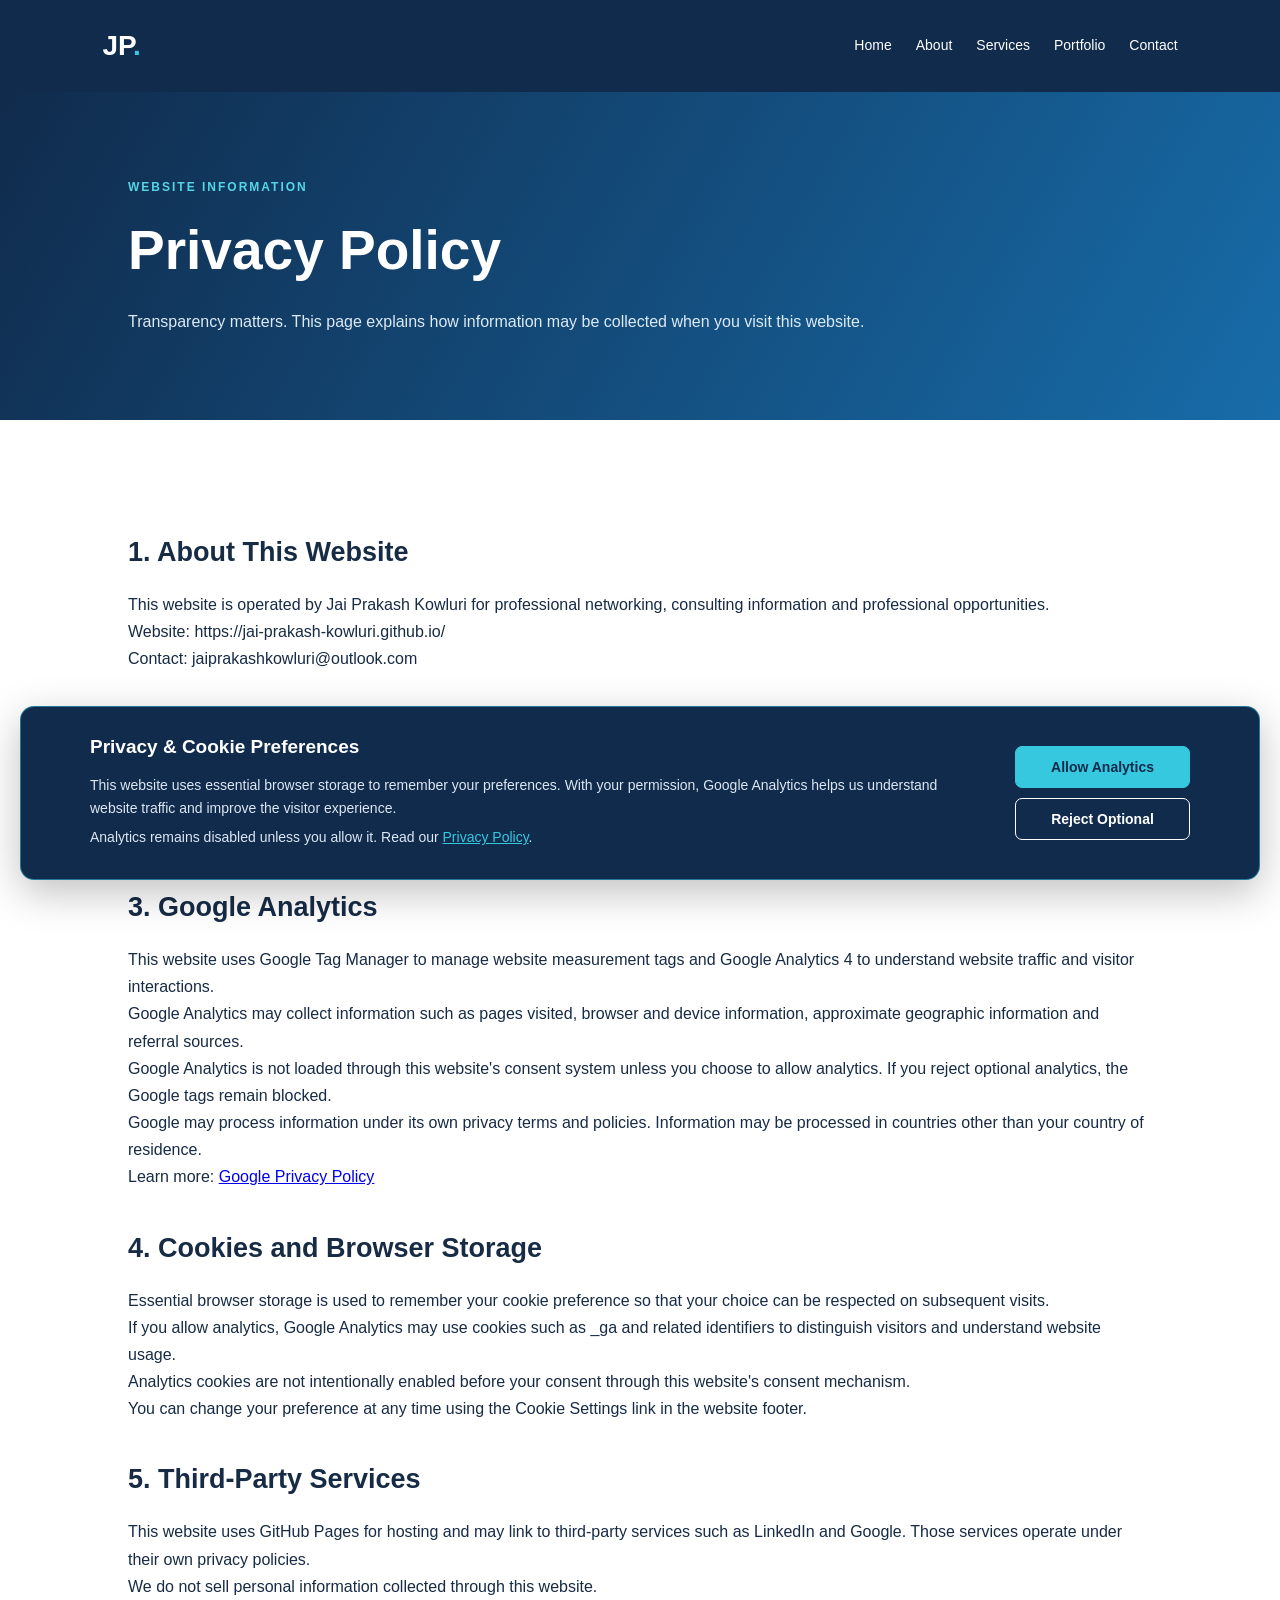
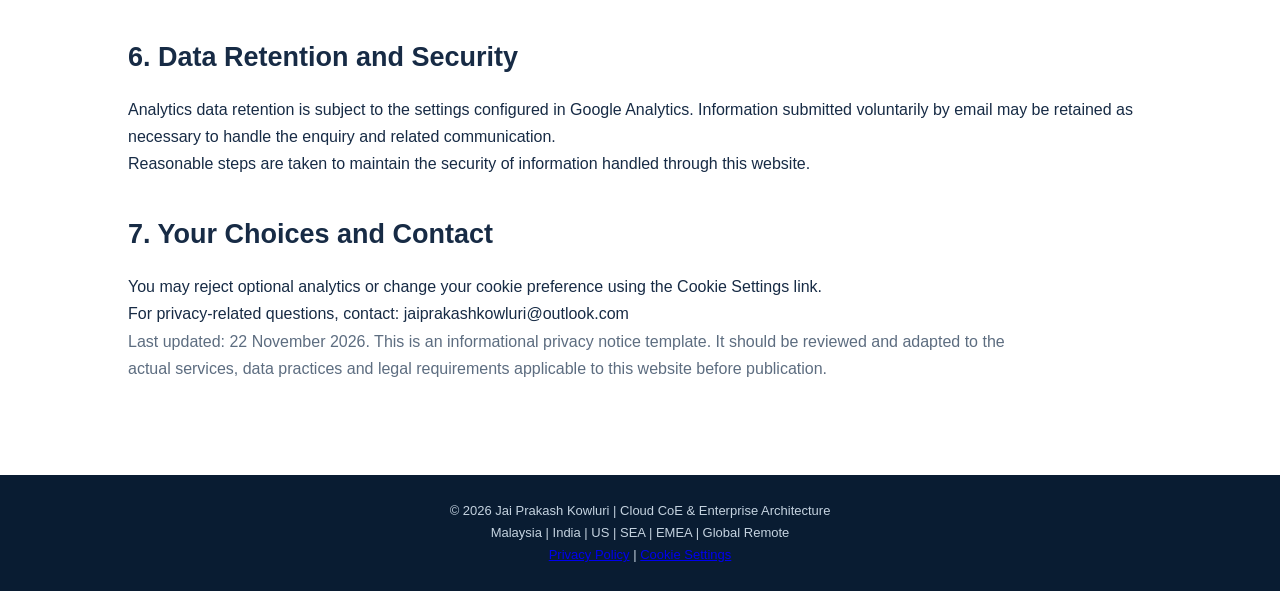
<file: privacy.html>
<!DOCTYPE html>
<html lang="en">
<head>
  <meta charset="UTF-8">
  <meta name="viewport" content="width=device-width, initial-scale=1.0">

  <title>Privacy Policy | Jai Prakash Kowluri</title>

  <meta name="description" content="Privacy and cookie information for the professional website of Jai Prakash Kowluri.">

  <link rel="canonical" href="https://jai-prakash-kowluri.github.io/privacy.html">
  <link rel="stylesheet" href="assets/css/style.css">
  <link rel="stylesheet" href="/assets/css/consent.css">
  <script src="/assets/js/consent.js" defer></script>
</head>

<body>

<header>
  <a href="index.html" class="logo">JP<span>.</span></a>

  <nav>
    <a href="index.html">Home</a>
    <a href="about.html">About</a>
    <a href="services.html">Services</a>
    <a href="portfolio.html">Portfolio</a>
    <a href="contact.html">Contact</a>
  </nav>
</header>

<section class="page-hero">
  <p class="eyebrow">WEBSITE INFORMATION</p>
  <h1>Privacy Policy</h1>
  <p>
    Transparency matters. This page explains how information
    may be collected when you visit this website.
  </p>
</section>

<section class="page-content">

  <article>
    <h2>1. About This Website</h2>

    <p>
      This website is operated by Jai Prakash Kowluri for
      professional networking, consulting information and
      professional opportunities.
    </p>

    <p>
      Website: https://jai-prakash-kowluri.github.io/
    </p>

    <p>
      Contact: jaiprakashkowluri@outlook.com
    </p>
  </article>

  <article>
    <h2>2. Information We Collect</h2>

    <p>
      This website does not currently provide a registration
      account or an online contact submission form.
    </p>

    <p>
      If you contact us by email or through LinkedIn, the
      information you voluntarily provide may be used to
      respond to your enquiry.
    </p>

    <p>
      Website hosting infrastructure may also process technical
      information associated with requests to access the website.
    </p>
  </article>

  <article>
    <h2>3. Google Analytics</h2>

    <p>
      This website uses Google Tag Manager to manage website
      measurement tags and Google Analytics 4 to understand
      website traffic and visitor interactions.
    </p>

    <p>
      Google Analytics may collect information such as pages
      visited, browser and device information, approximate
      geographic information and referral sources.
    </p>

    <p>
      Google Analytics is not loaded through this website's
      consent system unless you choose to allow analytics.
      If you reject optional analytics, the Google tags
      remain blocked.
    </p>

    <p>
      Google may process information under its own privacy
      terms and policies. Information may be processed in
      countries other than your country of residence.
    </p>

    <p>
      Learn more:
      <a href="https://policies.google.com/privacy"
         target="_blank"
         rel="noopener noreferrer">
        Google Privacy Policy
      </a>
    </p>
  </article>

  <article>
    <h2>4. Cookies and Browser Storage</h2>

    <p>
      Essential browser storage is used to remember your
      cookie preference so that your choice can be respected
      on subsequent visits.
    </p>

    <p>
      If you allow analytics, Google Analytics may use cookies
      such as _ga and related identifiers to distinguish
      visitors and understand website usage.
    </p>

    <p>
      Analytics cookies are not intentionally enabled before
      your consent through this website's consent mechanism.
    </p>

    <p>
      You can change your preference at any time using
      the Cookie Settings link in the website footer.
    </p>
  </article>

  <article>
    <h2>5. Third-Party Services</h2>

    <p>
      This website uses GitHub Pages for hosting and may link
      to third-party services such as LinkedIn and Google.
      Those services operate under their own privacy policies.
    </p>

    <p>
      We do not sell personal information collected through
      this website.
    </p>
  </article>

  <article>
    <h2>6. Data Retention and Security</h2>

    <p>
      Analytics data retention is subject to the settings
      configured in Google Analytics. Information submitted
      voluntarily by email may be retained as necessary to
      handle the enquiry and related communication.
    </p>

    <p>
      Reasonable steps are taken to maintain the security
      of information handled through this website.
    </p>
  </article>

  <article>
    <h2>7. Your Choices and Contact</h2>

    <p>
      You may reject optional analytics or change your
      cookie preference using the Cookie Settings link.
    </p>

    <p>
      For privacy-related questions, contact:
      jaiprakashkowluri@outlook.com
    </p>
  </article>

  <p class="note">
    Last updated: 22 November 2026.
    This is an informational privacy notice template.
    It should be reviewed and adapted to the actual services,
    data practices and legal requirements applicable to
    this website before publication.
  </p>

</section>

<footer>
  <p>© 2026 Jai Prakash Kowluri | Cloud CoE & Enterprise Architecture</p>
  <p>Malaysia | India | US | SEA | EMEA | Global Remote</p>
  <p>
    <a href="privacy.html">Privacy Policy</a> |
    <a href="#jp-cookie-settings" id="jp-cookie-settings">Cookie Settings</a>
  </p>
</footer>

</body>
</html>
</file>
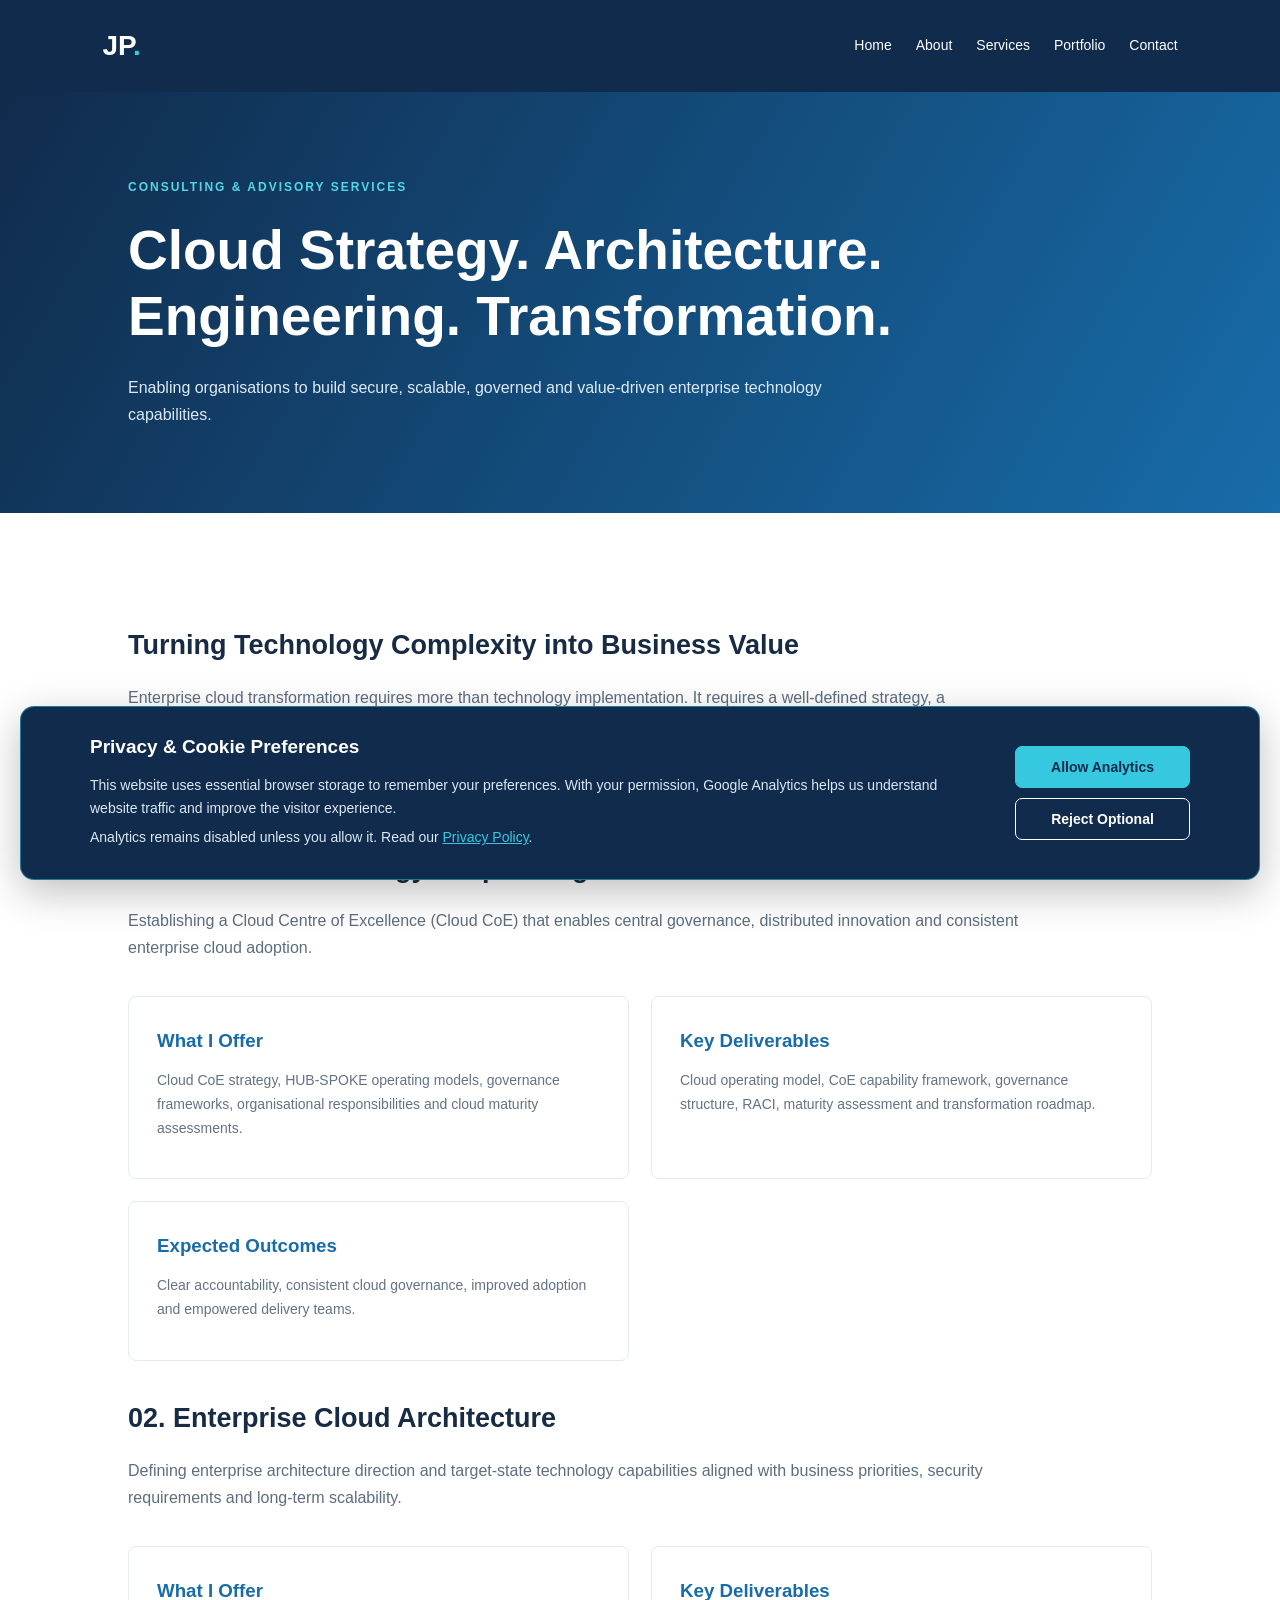
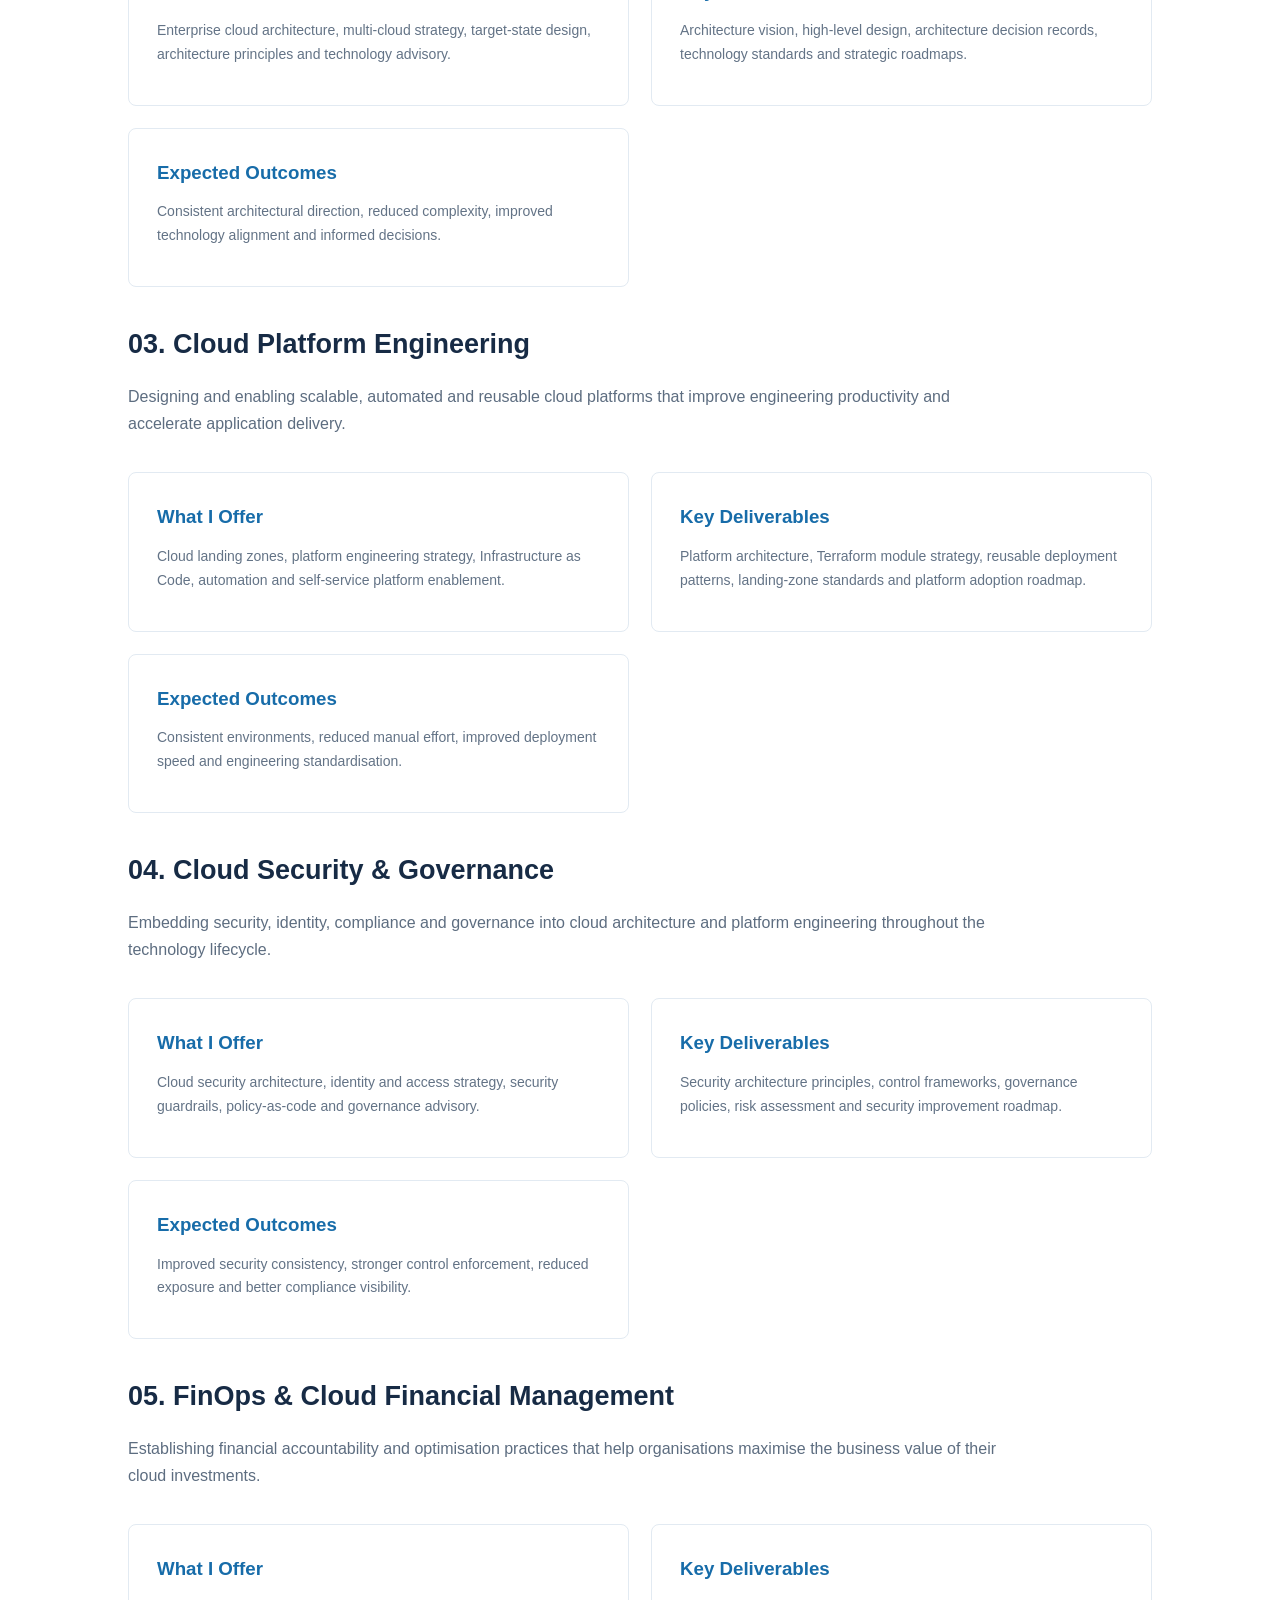
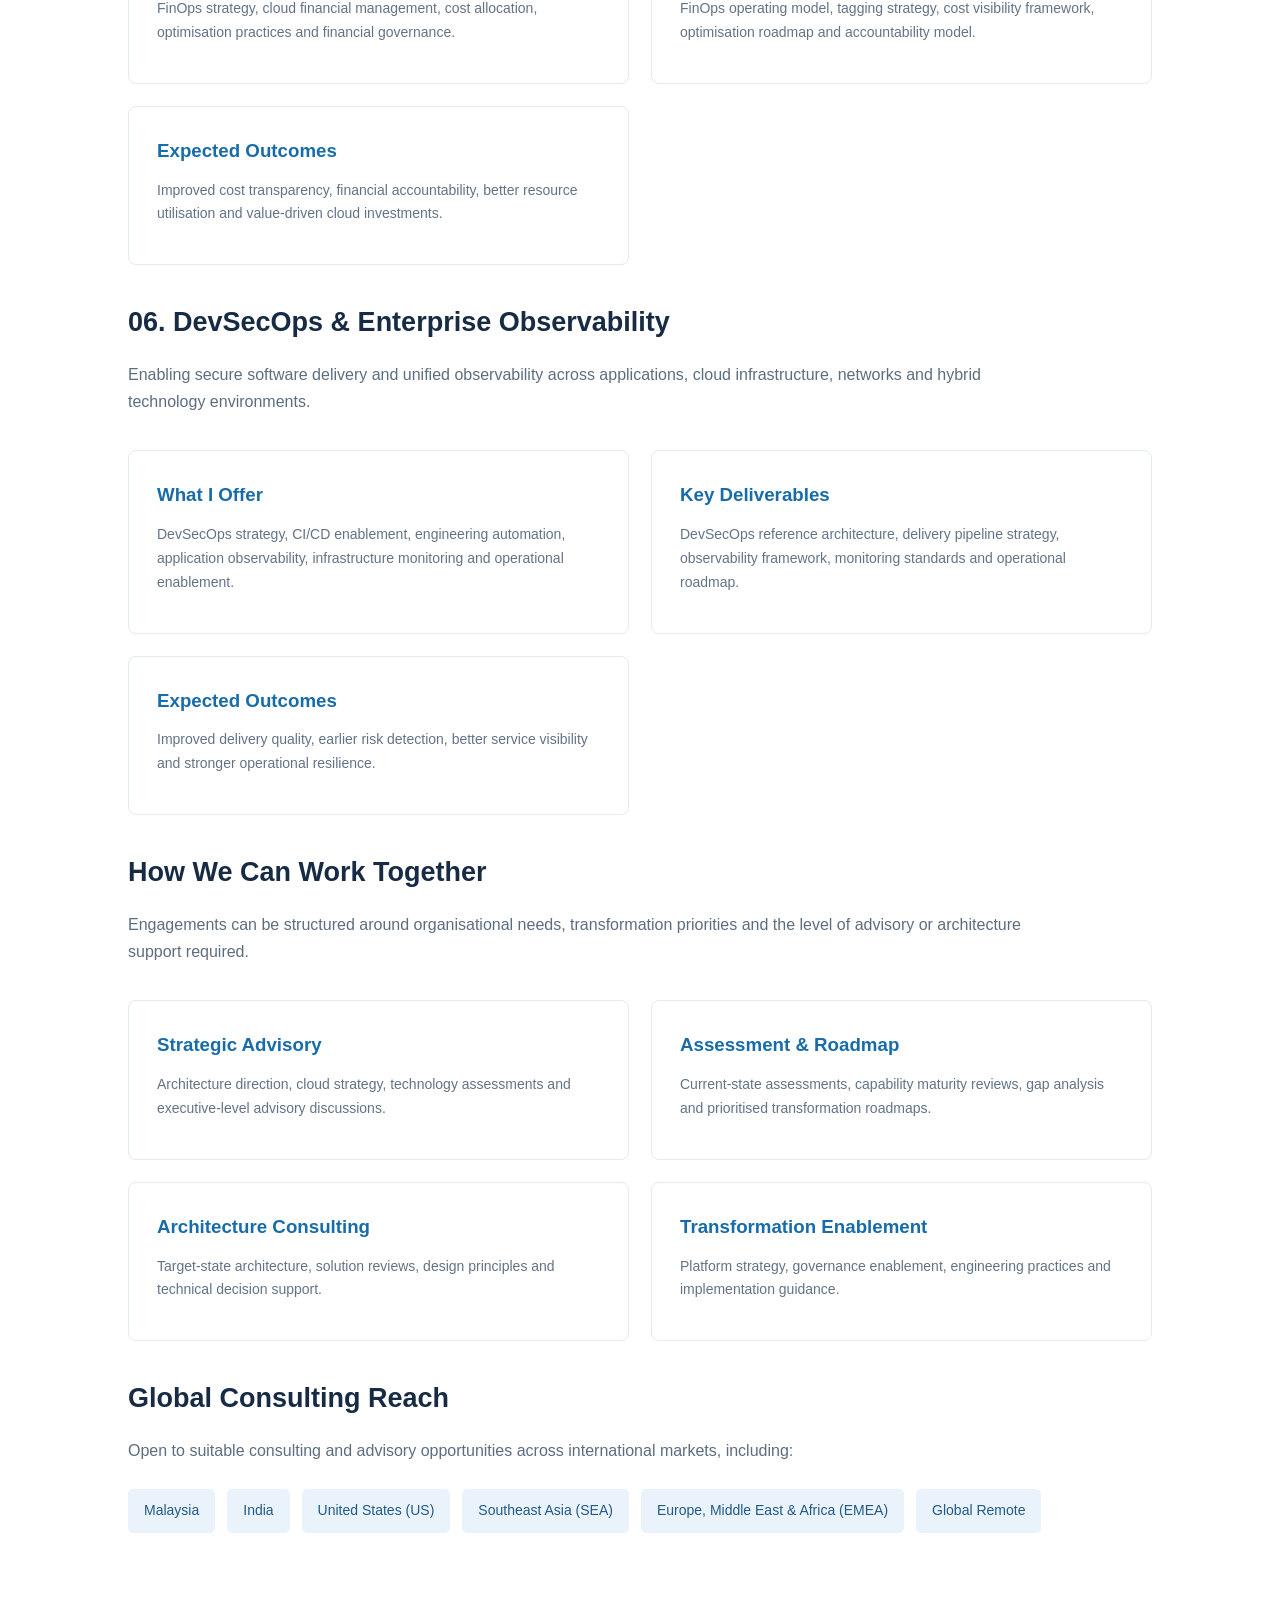
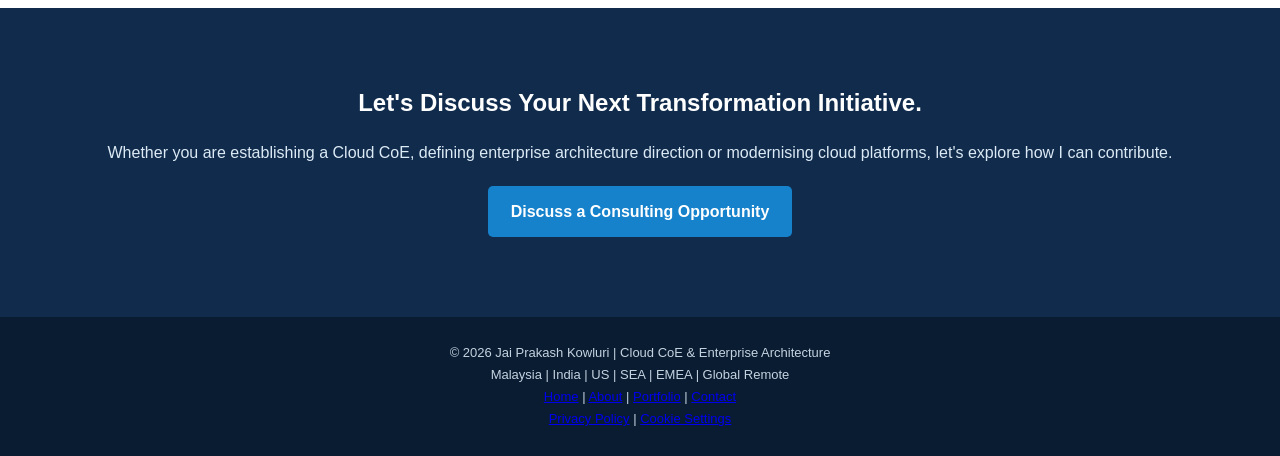
<file: services.html>
<!DOCTYPE html>
<html lang="en">
<head>
  <meta charset="UTF-8">
  <meta name="viewport" content="width=device-width, initial-scale=1.0">

  <title>Consulting Services | Jai Prakash Kowluri</title>

  <meta name="description" content="Explore Cloud CoE strategy, enterprise architecture, platform engineering, cloud security, FinOps, DevSecOps and observability consulting services by Jai Prakash Kowluri across Malaysia, India, US, SEA and EMEA.">

  <meta name="author" content="Jai Prakash Kowluri">
  <meta name="robots" content="index, follow">

  <meta property="og:title" content="Consulting Services | Jai Prakash Kowluri">
  <meta property="og:description" content="Cloud Strategy. Architecture. Engineering. Enterprise Transformation.">
  <meta property="og:type" content="website">
  <meta property="og:url" content="https://jai-prakash-kowluri.github.io/services.html">

  <link rel="canonical" href="https://jai-prakash-kowluri.github.io/services.html">
  <link rel="stylesheet" href="assets/css/style.css">
  <link rel="stylesheet" href="/assets/css/consent.css">
  <script src="/assets/js/consent.js" defer></script>
  
<!-- Social sharing metadata -->
<meta property="og:site_name" content="Jai Prakash Kowluri | Cloud CoE & Enterprise Architecture">
<meta property="og:image:alt" content="Jai Prakash Kowluri - Cloud CoE & Enterprise Architecture Consultant">

<meta name="twitter:card" content="summary">
<meta name="twitter:title" content="Jai Prakash Kowluri | Cloud CoE & Enterprise Architecture">
<meta name="twitter:description" content="Cloud CoE strategy, enterprise architecture, multi-cloud transformation and platform engineering.">

<link rel="icon" type="image/svg+xml" href="/assets/favicon.svg">
<meta name="theme-color" content="#102B4C">

</head>

<body>

<header>
  <a href="index.html" class="logo">JP<span>.</span></a>

  <nav aria-label="Main navigation">
    <a href="index.html">Home</a>
    <a href="about.html">About</a>
    <a href="services.html">Services</a>
    <a href="portfolio.html">Portfolio</a>
    <a href="contact.html">Contact</a>
  </nav>
</header>


<!-- SERVICES HERO -->

<section class="page-hero">

  <p class="eyebrow">CONSULTING & ADVISORY SERVICES</p>

  <h1>
    Cloud Strategy.
    Architecture.
    Engineering.
    Transformation.
  </h1>

  <p>
    Enabling organisations to build secure, scalable,
    governed and value-driven enterprise technology capabilities.
  </p>

</section>


<!-- INTRODUCTION -->

<section class="page-content">

  <h2>Turning Technology Complexity into Business Value</h2>

  <p>
    Enterprise cloud transformation requires more than technology
    implementation. It requires a well-defined strategy, a
    sustainable operating model, strong architecture foundations,
    engineering capabilities and continuous optimisation.
  </p>

  <p>
    My consulting focus is on helping organisations connect
    these capabilities, establish architectural direction
    and translate technology investments into measurable
    business and operational outcomes.
  </p>


  <!-- SERVICE 1 -->

  <h2>01. Cloud CoE Strategy & Operating Model</h2>

  <p>
    Establishing a Cloud Centre of Excellence (Cloud CoE)
    that enables central governance, distributed innovation
    and consistent enterprise cloud adoption.
  </p>

  <div class="info-grid">

    <article>
      <h3>What I Offer</h3>
      <p>
        Cloud CoE strategy, HUB-SPOKE operating models,
        governance frameworks, organisational responsibilities
        and cloud maturity assessments.
      </p>
    </article>

    <article>
      <h3>Key Deliverables</h3>
      <p>
        Cloud operating model, CoE capability framework,
        governance structure, RACI, maturity assessment
        and transformation roadmap.
      </p>
    </article>

    <article>
      <h3>Expected Outcomes</h3>
      <p>
        Clear accountability, consistent cloud governance,
        improved adoption and empowered delivery teams.
      </p>
    </article>

  </div>


  <!-- SERVICE 2 -->

  <h2>02. Enterprise Cloud Architecture</h2>

  <p>
    Defining enterprise architecture direction and target-state
    technology capabilities aligned with business priorities,
    security requirements and long-term scalability.
  </p>

  <div class="info-grid">

    <article>
      <h3>What I Offer</h3>
      <p>
        Enterprise cloud architecture, multi-cloud strategy,
        target-state design, architecture principles
        and technology advisory.
      </p>
    </article>

    <article>
      <h3>Key Deliverables</h3>
      <p>
        Architecture vision, high-level design, architecture
        decision records, technology standards and
        strategic roadmaps.
      </p>
    </article>

    <article>
      <h3>Expected Outcomes</h3>
      <p>
        Consistent architectural direction, reduced complexity,
        improved technology alignment and informed decisions.
      </p>
    </article>

  </div>


  <!-- SERVICE 3 -->

  <h2>03. Cloud Platform Engineering</h2>

  <p>
    Designing and enabling scalable, automated and reusable
    cloud platforms that improve engineering productivity
    and accelerate application delivery.
  </p>

  <div class="info-grid">

    <article>
      <h3>What I Offer</h3>
      <p>
        Cloud landing zones, platform engineering strategy,
        Infrastructure as Code, automation and
        self-service platform enablement.
      </p>
    </article>

    <article>
      <h3>Key Deliverables</h3>
      <p>
        Platform architecture, Terraform module strategy,
        reusable deployment patterns, landing-zone standards
        and platform adoption roadmap.
      </p>
    </article>

    <article>
      <h3>Expected Outcomes</h3>
      <p>
        Consistent environments, reduced manual effort,
        improved deployment speed and engineering
        standardisation.
      </p>
    </article>

  </div>


  <!-- SERVICE 4 -->

  <h2>04. Cloud Security & Governance</h2>

  <p>
    Embedding security, identity, compliance and governance
    into cloud architecture and platform engineering
    throughout the technology lifecycle.
  </p>

  <div class="info-grid">

    <article>
      <h3>What I Offer</h3>
      <p>
        Cloud security architecture, identity and access
        strategy, security guardrails, policy-as-code
        and governance advisory.
      </p>
    </article>

    <article>
      <h3>Key Deliverables</h3>
      <p>
        Security architecture principles, control frameworks,
        governance policies, risk assessment and
        security improvement roadmap.
      </p>
    </article>

    <article>
      <h3>Expected Outcomes</h3>
      <p>
        Improved security consistency, stronger control
        enforcement, reduced exposure and better
        compliance visibility.
      </p>
    </article>

  </div>


  <!-- SERVICE 5 -->

  <h2>05. FinOps & Cloud Financial Management</h2>

  <p>
    Establishing financial accountability and optimisation
    practices that help organisations maximise the business
    value of their cloud investments.
  </p>

  <div class="info-grid">

    <article>
      <h3>What I Offer</h3>
      <p>
        FinOps strategy, cloud financial management,
        cost allocation, optimisation practices
        and financial governance.
      </p>
    </article>

    <article>
      <h3>Key Deliverables</h3>
      <p>
        FinOps operating model, tagging strategy,
        cost visibility framework, optimisation roadmap
        and accountability model.
      </p>
    </article>

    <article>
      <h3>Expected Outcomes</h3>
      <p>
        Improved cost transparency, financial accountability,
        better resource utilisation and value-driven
        cloud investments.
      </p>
    </article>

  </div>


  <!-- SERVICE 6 -->

  <h2>06. DevSecOps & Enterprise Observability</h2>

  <p>
    Enabling secure software delivery and unified observability
    across applications, cloud infrastructure, networks
    and hybrid technology environments.
  </p>

  <div class="info-grid">

    <article>
      <h3>What I Offer</h3>
      <p>
        DevSecOps strategy, CI/CD enablement, engineering
        automation, application observability, infrastructure
        monitoring and operational enablement.
      </p>
    </article>

    <article>
      <h3>Key Deliverables</h3>
      <p>
        DevSecOps reference architecture, delivery pipeline
        strategy, observability framework, monitoring
        standards and operational roadmap.
      </p>
    </article>

    <article>
      <h3>Expected Outcomes</h3>
      <p>
        Improved delivery quality, earlier risk detection,
        better service visibility and stronger
        operational resilience.
      </p>
    </article>

  </div>


  <!-- ENGAGEMENT MODELS -->

  <h2>How We Can Work Together</h2>

  <p>
    Engagements can be structured around organisational needs,
    transformation priorities and the level of advisory
    or architecture support required.
  </p>

  <div class="info-grid">

    <article>
      <h3>Strategic Advisory</h3>
      <p>
        Architecture direction, cloud strategy, technology
        assessments and executive-level advisory discussions.
      </p>
    </article>

    <article>
      <h3>Assessment & Roadmap</h3>
      <p>
        Current-state assessments, capability maturity reviews,
        gap analysis and prioritised transformation roadmaps.
      </p>
    </article>

    <article>
      <h3>Architecture Consulting</h3>
      <p>
        Target-state architecture, solution reviews,
        design principles and technical decision support.
      </p>
    </article>

    <article>
      <h3>Transformation Enablement</h3>
      <p>
        Platform strategy, governance enablement,
        engineering practices and implementation guidance.
      </p>
    </article>

  </div>


  <!-- GEOGRAPHIC REACH -->

  <h2>Global Consulting Reach</h2>

  <p>
    Open to suitable consulting and advisory opportunities
    across international markets, including:
  </p>

  <div class="tags">
    <span>Malaysia</span>
    <span>India</span>
    <span>United States (US)</span>
    <span>Southeast Asia (SEA)</span>
    <span>Europe, Middle East & Africa (EMEA)</span>
    <span>Global Remote</span>
  </div>

</section>


<!-- CONTACT CTA -->

<section class="contact-banner">

  <h2>Let's Discuss Your Next Transformation Initiative.</h2>

  <p>
    Whether you are establishing a Cloud CoE, defining
    enterprise architecture direction or modernising
    cloud platforms, let's explore how I can contribute.
  </p>

  <a href="contact.html" class="button">
    Discuss a Consulting Opportunity
  </a>

</section>


<footer>

  <p>
    © 2026 Jai Prakash Kowluri | Cloud CoE & Enterprise Architecture
  </p>

  <p>
    Malaysia | India | US | SEA | EMEA | Global Remote
  </p>

  <p>
    <a href="index.html">Home</a> |
    <a href="about.html">About</a> |
    <a href="portfolio.html">Portfolio</a> |
    <a href="contact.html">Contact</a>
  </p>

  <p>
    <a href="privacy.html">Privacy Policy</a> |
    <a href="#jp-cookie-settings" id="jp-cookie-settings">
      Cookie Settings
    </a>
  </p>

</footer>

</body>
</html>
</file>
<file: assets/css/style.css>
* {
  box-sizing: border-box;
  margin: 0;
  padding: 0;
}

body {
  font-family: Arial, sans-serif;
  color: #172b45;
  line-height: 1.7;
  background: #ffffff;
}

header {
  display: flex;
  justify-content: space-between;
  align-items: center;
  padding: 22px 8%;
  background: #102b4c;
  color: white;
}

.logo {
  font-size: 28px;
  font-weight: bold;
  color: white;
  text-decoration: none;
}

.logo span {
  color: #36c8df;
}

nav {
  display: flex;
  gap: 24px;
  flex-wrap: wrap;
}

nav a {
  color: white;
  text-decoration: none;
  font-size: 14px;
}

nav a:hover {
  color: #36c8df;
}

.hero {
  min-height: 490px;
  padding: 110px 10%;
  background: linear-gradient(120deg, #102b4c, #176ca9);
  color: white;
  display: flex;
  align-items: center;
}

.hero-content {
  max-width: 850px;
}

.eyebrow {
  color: #20a8d2;
  font-size: 12px;
  font-weight: bold;
  letter-spacing: 2px;
  margin-bottom: 20px;
}

.hero .eyebrow {
  color: #62dce8;
}

h1 {
  font-size: clamp(34px, 5vw, 55px);
  line-height: 1.2;
  margin-bottom: 25px;
}

h1 span {
  color: #54d6e6;
}

.hero p:not(.eyebrow) {
  max-width: 720px;
  color: #dceaf5;
  margin-bottom: 30px;
}

.button {
  display: inline-block;
  padding: 12px 23px;
  margin: 5px;
  background: #1682cc;
  color: white;
  text-decoration: none;
  border-radius: 5px;
  font-weight: bold;
}

.button:hover {
  background: #0e64a5;
}

.button.secondary {
  background: transparent;
  border: 1px solid white;
}

.intro, .services, .expertise {
  padding: 80px 10%;
}

.intro h2, .services h2, .expertise h2 {
  font-size: 32px;
  margin-bottom: 22px;
}

.intro p {
  max-width: 850px;
  margin-bottom: 15px;
  color: #5d6d80;
}

.text-link {
  display: inline-block;
  margin-top: 15px;
  color: #1478bd;
  font-weight: bold;
  text-decoration: none;
}

.services {
  background: #f2f6fb;
}

.cards {
  display: grid;
  grid-template-columns: repeat(3, 1fr);
  gap: 20px;
  margin-top: 35px;
}

.cards article {
  background: white;
  padding: 25px;
  border-radius: 8px;
  border: 1px solid #e2eaf2;
}

.cards h3 {
  color: #176ca9;
  margin-bottom: 12px;
}

.cards p {
  color: #637386;
  font-size: 14px;
}

.tags {
  display: flex;
  flex-wrap: wrap;
  gap: 12px;
  margin-top: 25px;
}

.tags span {
  padding: 10px 16px;
  background: #eaf3fb;
  border-radius: 5px;
  color: #205a88;
  font-size: 14px;
}

.contact-banner {
  text-align: center;
  padding: 75px 20px;
  background: #102b4c;
  color: white;
}

.contact-banner p {
  margin: 15px 0;
  color: #dceaf5;
}

footer {
  background: #091c32;
  color: #c5d3e0;
  padding: 25px;
  text-align: center;
  font-size: 13px;
}

@media (max-width: 768px) {
  header {
    flex-direction: column;
    gap: 15px;
  }

  nav {
    justify-content: center;
    gap: 12px;
  }

  .hero {
    padding: 75px 7%;
  }

  .cards {
    grid-template-columns: 1fr;
  }

  .intro, .services, .expertise {
    padding: 55px 7%;
  }
}

/* Inner page design */

.page-hero {
  padding: 85px 10%;
  background: linear-gradient(120deg, #102b4c, #176ca9);
  color: white;
}

.page-hero h1 {
  max-width: 850px;
}

.page-hero p:not(.eyebrow) {
  max-width: 750px;
  color: #dceaf5;
}

.page-hero .eyebrow {
  color: #54d6e6;
}

.page-content {
  padding: 75px 10%;
}

.page-content h2 {
  font-size: 27px;
  margin: 35px 0 15px;
}

.page-content > p {
  color: #5d6d80;
  margin-bottom: 18px;
  max-width: 900px;
}

.info-grid {
  display: grid;
  grid-template-columns: repeat(2, 1fr);
  gap: 22px;
  margin: 35px 0;
}

.info-grid article {
  padding: 28px;
  border: 1px solid #e2eaf2;
  border-radius: 8px;
  background: #ffffff;
}

.info-grid h3 {
  color: #176ca9;
  margin-bottom: 12px;
}

.info-grid p {
  color: #637386;
  font-size: 14px;
  margin-bottom: 10px;
}

.timeline {
  border-left: 3px solid #1682cc;
  margin: 35px 0;
  padding-left: 28px;
}

.timeline article {
  margin-bottom: 35px;
}

.timeline span {
  font-size: 12px;
  color: #1682cc;
  font-weight: bold;
}

.timeline h3 {
  margin: 7px 0;
}

.timeline p {
  color: #637386;
  font-size: 14px;
}

.contact-note {
  background: #f2f6fb;
  padding: 30px;
  border-radius: 8px;
  margin-top: 40px;
}

.contact-note p {
  color: #637386;
}

@media (max-width: 768px) {
  .page-hero {
    padding: 65px 7%;
  }

  .page-content {
    padding: 55px 7%;
  }

  .info-grid {
    grid-template-columns: 1fr;
  }
}

/* MODERN HOMEPAGE HERO */

.hero-modern {
  display: flex;
  align-items: center;
  justify-content: space-between;
  gap: 50px;
  padding: 80px 8%;
}

.hero-modern .hero-content {
  flex: 1.5;
  max-width: 760px;
}

.hero-modern .hero-image {
  flex: 1;
  max-width: 380px;
}

.hero-modern .hero-image img {
  width: 100%;
  height: 450px;
  object-fit: cover;
  object-position: center top;
  border-radius: 18px;
  box-shadow: 0 15px 40px rgba(0,0,0,0.18);
}

.hero-highlights {
  display: flex;
  flex-wrap: wrap;
  gap: 30px;
  margin: 30px 0;
}

.hero-highlights div {
  display: flex;
  flex-direction: column;
  gap: 5px;
}

.hero-highlights strong {
  font-size: 20px;
  color: #176CA9;
}

.hero-highlights span {
  font-size: 13px;
  color: #667085;
}

.hero-actions {
  display: flex;
  flex-wrap: wrap;
  gap: 15px;
  margin-top: 25px;
}

@media (max-width: 768px) {

  .hero-modern {
    flex-direction: column;
    padding: 50px 6%;
    text-align: center;
  }

  .hero-modern .hero-image {
    max-width: 280px;
  }

  .hero-modern .hero-image img {
    height: 330px;
  }

  .hero-highlights {
    justify-content: center;
    gap: 20px;
  }

  .hero-actions {
    justify-content: center;
  }

}
</file>
<file: assets/css/consent.css>
/* =====================================
   JP. COOKIE CONSENT BANNER
===================================== */

.jp-cookie-banner {
    position: fixed;
    left: 20px;
    right: 20px;
    bottom: 20px;
    z-index: 99999;

    background: #102B4C;
    color: #FFFFFF;

    border: 1px solid rgba(54, 200, 223, 0.5);
    border-radius: 14px;

    padding: 24px;

    box-shadow: 0 12px 40px rgba(0, 0, 0, 0.25);
}

.jp-cookie-content {
    max-width: 1100px;
    margin: auto;

    display: flex;
    align-items: center;
    justify-content: space-between;
    gap: 30px;
}

.jp-cookie-copy {
    flex: 1;
}

.jp-cookie-copy h3 {
    color: #FFFFFF;
    margin: 0 0 10px;
    font-size: 19px;
}

.jp-cookie-copy p {
    color: #DCE7F2;
    font-size: 14px;
    line-height: 1.7;
    margin: 5px 0;
}

.jp-cookie-copy a {
    color: #36C8DF;
    text-decoration: underline;
}

.jp-cookie-actions {
    display: flex;
    flex-direction: column;
    gap: 10px;
    min-width: 175px;
}

.jp-cookie-actions button {
    width: 100%;
    padding: 12px 16px;

    border-radius: 7px;
    border: 1px solid #36C8DF;

    background: #36C8DF;
    color: #102B4C;

    font-weight: 700;
    font-size: 14px;
    cursor: pointer;
}

.jp-cookie-actions button:hover {
    opacity: 0.88;
}

.jp-cookie-actions button:last-child {
    background: transparent;
    color: #FFFFFF;
    border-color: #FFFFFF;
}

.jp-cookie-actions button:focus-visible {
    outline: 3px solid #FFFFFF;
    outline-offset: 3px;
}

/* Mobile layout */

@media (max-width: 700px) {

    .jp-cookie-banner {
        left: 10px;
        right: 10px;
        bottom: 10px;
        padding: 18px;
    }

    .jp-cookie-content {
        flex-direction: column;
        align-items: stretch;
        gap: 18px;
    }

    .jp-cookie-actions {
        flex-direction: column;
        min-width: 100%;
    }

}
</file>
